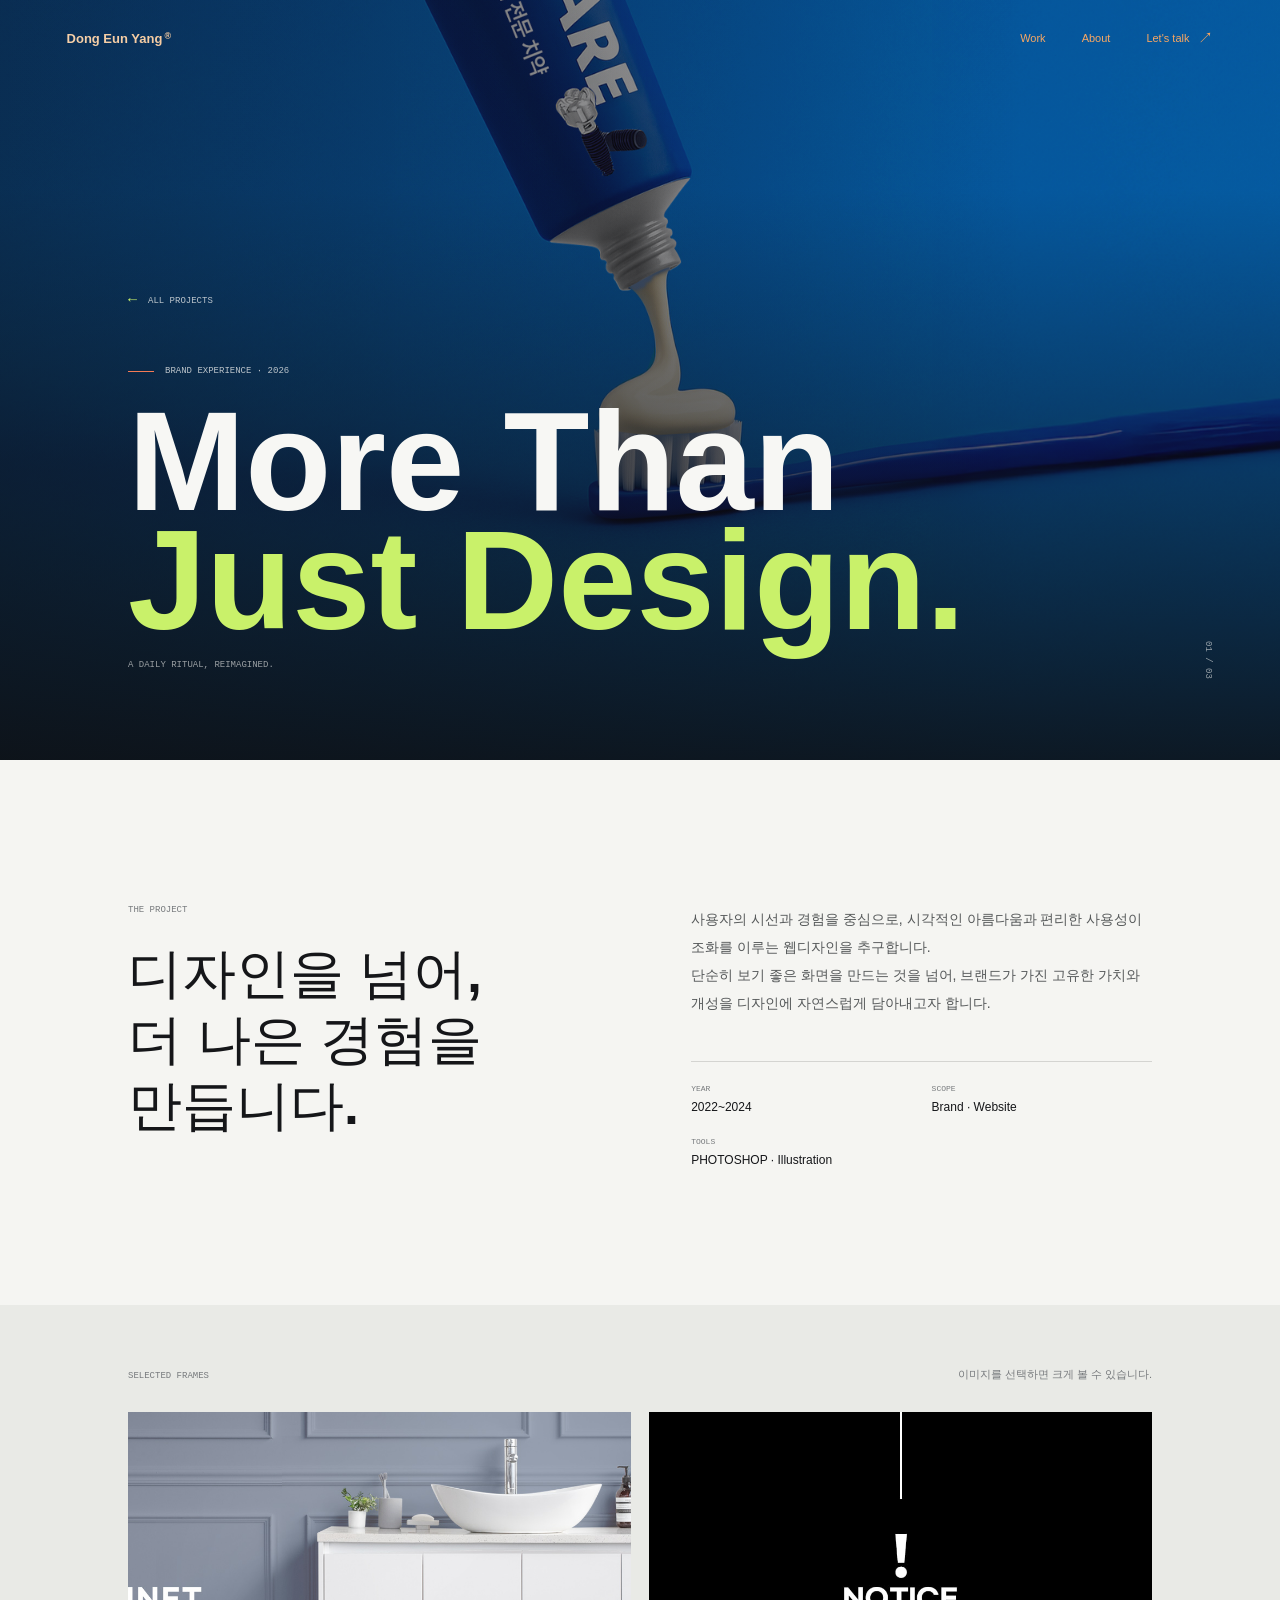
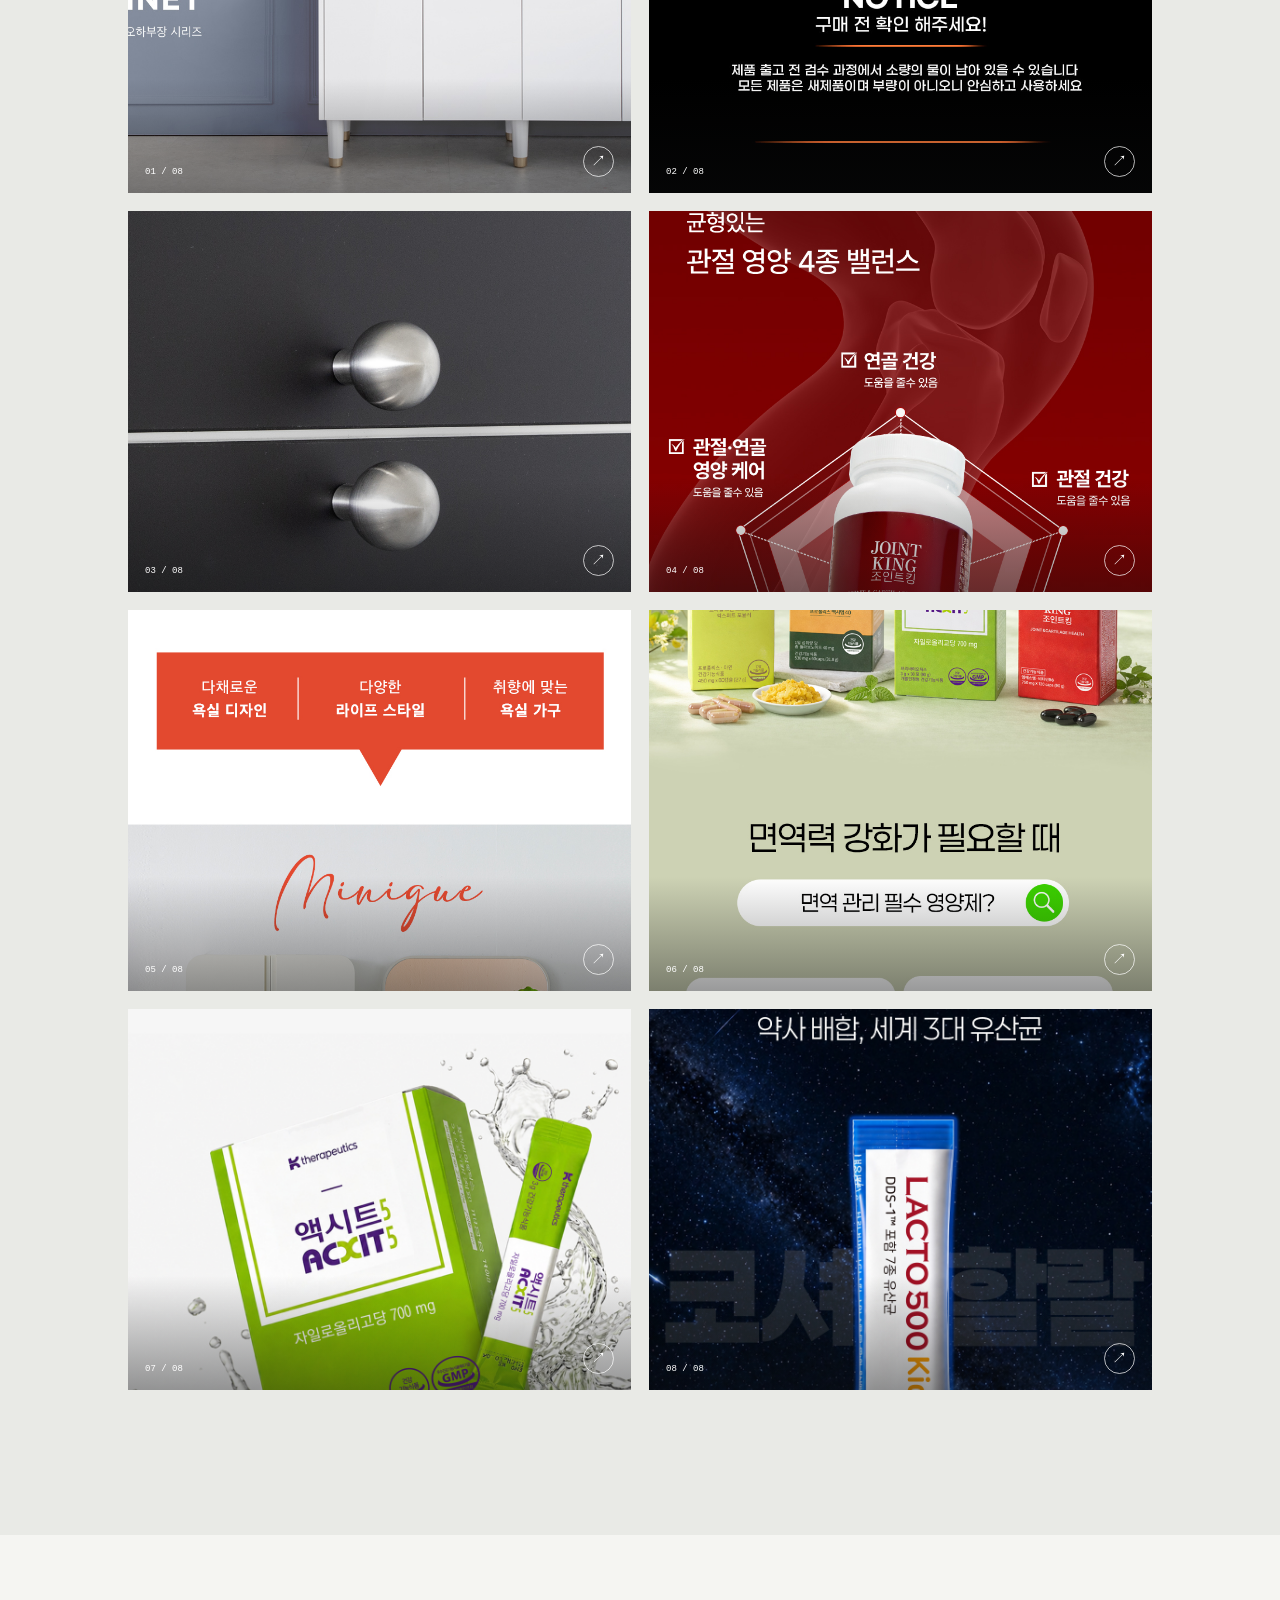
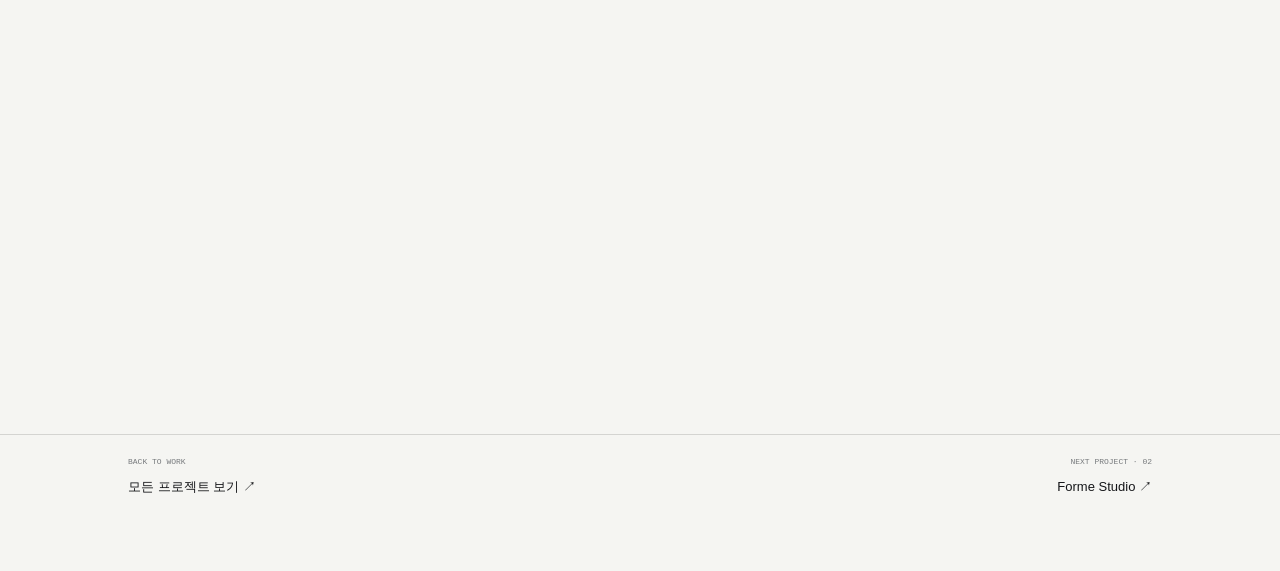
<file: project-common.html>
<!doctype html>
<html lang="ko">
<head>
  <meta charset="utf-8">
  <meta name="viewport" content="width=device-width, initial-scale=1">
  <meta name="theme-color" content="#111215">
  <title>More Than Just Design. — Project / Dong Eun Yang</title>
  <link rel="stylesheet" href="styles.css">
  <link rel="stylesheet" href="project.css">
  <script src="project.js" defer></script>
</head>
<body class="project-page">
  <div class="scroll-progress" aria-hidden="true"></div>
  <header class="site-header"><a class="brand" href="index.html#top">Dong Eun Yang<span>®</span></a><nav class="main-nav" aria-label="주요 메뉴"><a href="index.html#work">Work</a><a href="index.html#about">About</a><a class="nav-contact" href="mailto:hello@yourname.kr">Let's talk <span aria-hidden="true">↗</span></a></nav></header>
  <main>
    <section class="detail-cover">
      <img src="ore.jpg" alt="커피와 브랜드 공간을 담은 Common Ground 프로젝트 커버">
      <div class="detail-cover-shade"></div>
      <div class="detail-cover-copy">
        <a class="back-link" href="index.html#work"><span aria-hidden="true">←</span> ALL PROJECTS</a>
        <p class="eyebrow"><span class="eyebrow-line"></span> BRAND EXPERIENCE · 2026</p>
        <h1>More Than<br><span>Just Design.</span></h1>
        <p class="cover-caption">A DAILY RITUAL, REIMAGINED.</p>
      </div>
      <span class="cover-index">01 / 03</span>
    </section>

    <section class="detail-overview detail-shell">
      <div class="overview-heading reveal"><p class="detail-kicker">THE PROJECT</p><h2>디자인을 넘어,<br>더 나은 경험을 만듭니다.</h2></div>
      <div class="overview-copy reveal"><p>사용자의 시선과 경험을 중심으로, 시각적인 아름다움과 편리한 사용성이 조화를 이루는 웹디자인을 추구합니다. <br>단순히 보기 좋은 화면을 만드는 것을 넘어, 브랜드가 가진 고유한 가치와 개성을 디자인에 자연스럽게 담아내고자 합니다.</p><div class="project-facts"><div><span>YEAR</span><strong>2022~2024</strong></div><div><span>SCOPE</span><strong>Brand · Website</strong></div><div><span>TOOLS</span><strong>PHOTOSHOP · Illustration</strong></div></div></div>
    </section>

    <section class="detail-gallery detail-shell" aria-label="프로젝트 이미지 갤러리">
      <div class="gallery-heading reveal"><p class="detail-kicker">SELECTED FRAMES</p><p>이미지를 선택하면 크게 볼 수 있습니다.</p></div>
      <div class="gallery-grid">
        <button class="gallery-trigger reveal" type="button" data-full="1405887143b744a734e7be622352a82c.jpg" data-alt="커피 한 잔과 Common Ground의 브랜드 무드" data-caption="01 — Brand mood"><img src="1405887143b744a734e7be622352a82c.jpg" alt="커피 한 잔과 브랜드 무드" loading="lazy"><span>01 / 08</span><b aria-hidden="true">↗</b></button>
        <button class="gallery-trigger reveal" type="button" data-full="AMERICAN-STANDARD29PINO_DETAIL_01.jpg" data-alt="따뜻한 빛이 드는 로컬 카페 공간" data-caption="02 — The space"><img src="AMERICAN-STANDARD29PINO_DETAIL_01.jpg" alt="빛이 드는 카페 공간" loading="lazy"><span>02 / 08</span><b aria-hidden="true">↗</b></button>
        <button class="gallery-trigger reveal" type="button" data-full="hidden_DETAIL.jpg" data-alt="테이블 위의 커피와 브랜드 콘텐츠" data-caption="03 — Daily ritual"><img src="hidden_DETAIL.jpg" alt="테이블 위의 커피와 브랜드 콘텐츠" loading="lazy"><span>03 / 08</span><b aria-hidden="true">↗</b></button>
        <button class="gallery-trigger reveal" type="button" data-full="jointking.jpg" data-alt="커피 원두와 추출 도구 디테일" data-caption="04 — In the details"><img src="jointking.jpg" alt="원두와 추출 도구 디테일" loading="lazy"><span>04 / 08</span><b aria-hidden="true">↗</b></button>
         <button class="gallery-trigger reveal" type="button" data-full="copy-1714712122-minimal600_DETAIL_01.jpg" data-alt="커피 한 잔과 Common Ground의 브랜드 무드" data-caption="05 — Brand mood"><img src="copy-1714712122-minimal600_DETAIL_01.jpg" alt="커피 한 잔과 브랜드 무드" loading="lazy"><span>05 / 08</span><b aria-hidden="true">↗</b></button>
        <button class="gallery-trigger reveal" type="button" data-full="lacto500_event.jpg" data-alt="따뜻한 빛이 드는 로컬 카페 공간" data-caption="06 — The space"><img src="lacto500_event.jpg" alt="빛이 드는 카페 공간" loading="lazy"><span>06 / 08</span><b aria-hidden="true">↗</b></button>
        <button class="gallery-trigger reveal" type="button" data-full="1080x1350_2.jpg" data-alt="테이블 위의 커피와 브랜드 콘텐츠" data-caption="07 — Daily ritual"><img src="1080x1350_2.jpg" alt="테이블 위의 커피와 브랜드 콘텐츠" loading="lazy"><span>07 / 08</span><b aria-hidden="true">↗</b></button>
        <button class="gallery-trigger reveal" type="button" data-full="1080x1920.jpg" data-alt="커피 원두와 추출 도구 디테일" data-caption="08 — In the details"><img src="1080x1920.jpg" alt="원두와 추출 도구 디테일" loading="lazy"><span>08 / 08</span><b aria-hidden="true">↗</b></button>
      </div>
    </section>

    <section class="contribution detail-shell reveal"><div><p class="detail-kicker">MY CONTRIBUTION</p><h2>작은 디테일까지<br>브랜드답게.</h2></div><div class="contribution-list"><div><span>01</span><strong>웹 디자인 · UI/UX</strong><b>100%</b></div><div><span>02</span><strong>웹 퍼블리싱</strong><b>100%</b></div><div><span>03</span><strong>비주얼 콘텐츠</strong><b>70%</b></div><p>프로젝트 내용과 기여도는 포트폴리오 구성용 예시입니다. 실제 작업 범위와 결과로 바꿔주세요.</p></div></section>
    <nav class="detail-next detail-shell" aria-label="프로젝트 이동"><a href="index.html#work"><span>BACK TO WORK</span><b>모든 프로젝트 보기 ↗</b></a><a href="project-forme.html"><span>NEXT PROJECT · 02</span><b>Forme Studio ↗</b></a></nav>
  </main>
  <dialog class="lightbox" aria-label="프로젝트 이미지 크게 보기"><div class="lightbox-bar"><span data-lightbox-count>01 / 04</span><div><button type="button" data-gallery-prev aria-label="이전 이미지">←</button><button type="button" data-gallery-next aria-label="다음 이미지">→</button><button type="button" data-gallery-close aria-label="이미지 닫기">×</button></div></div><figure><img data-lightbox-image alt=""><figcaption data-lightbox-caption></figcaption></figure></dialog>
</body>
</html>
</file>
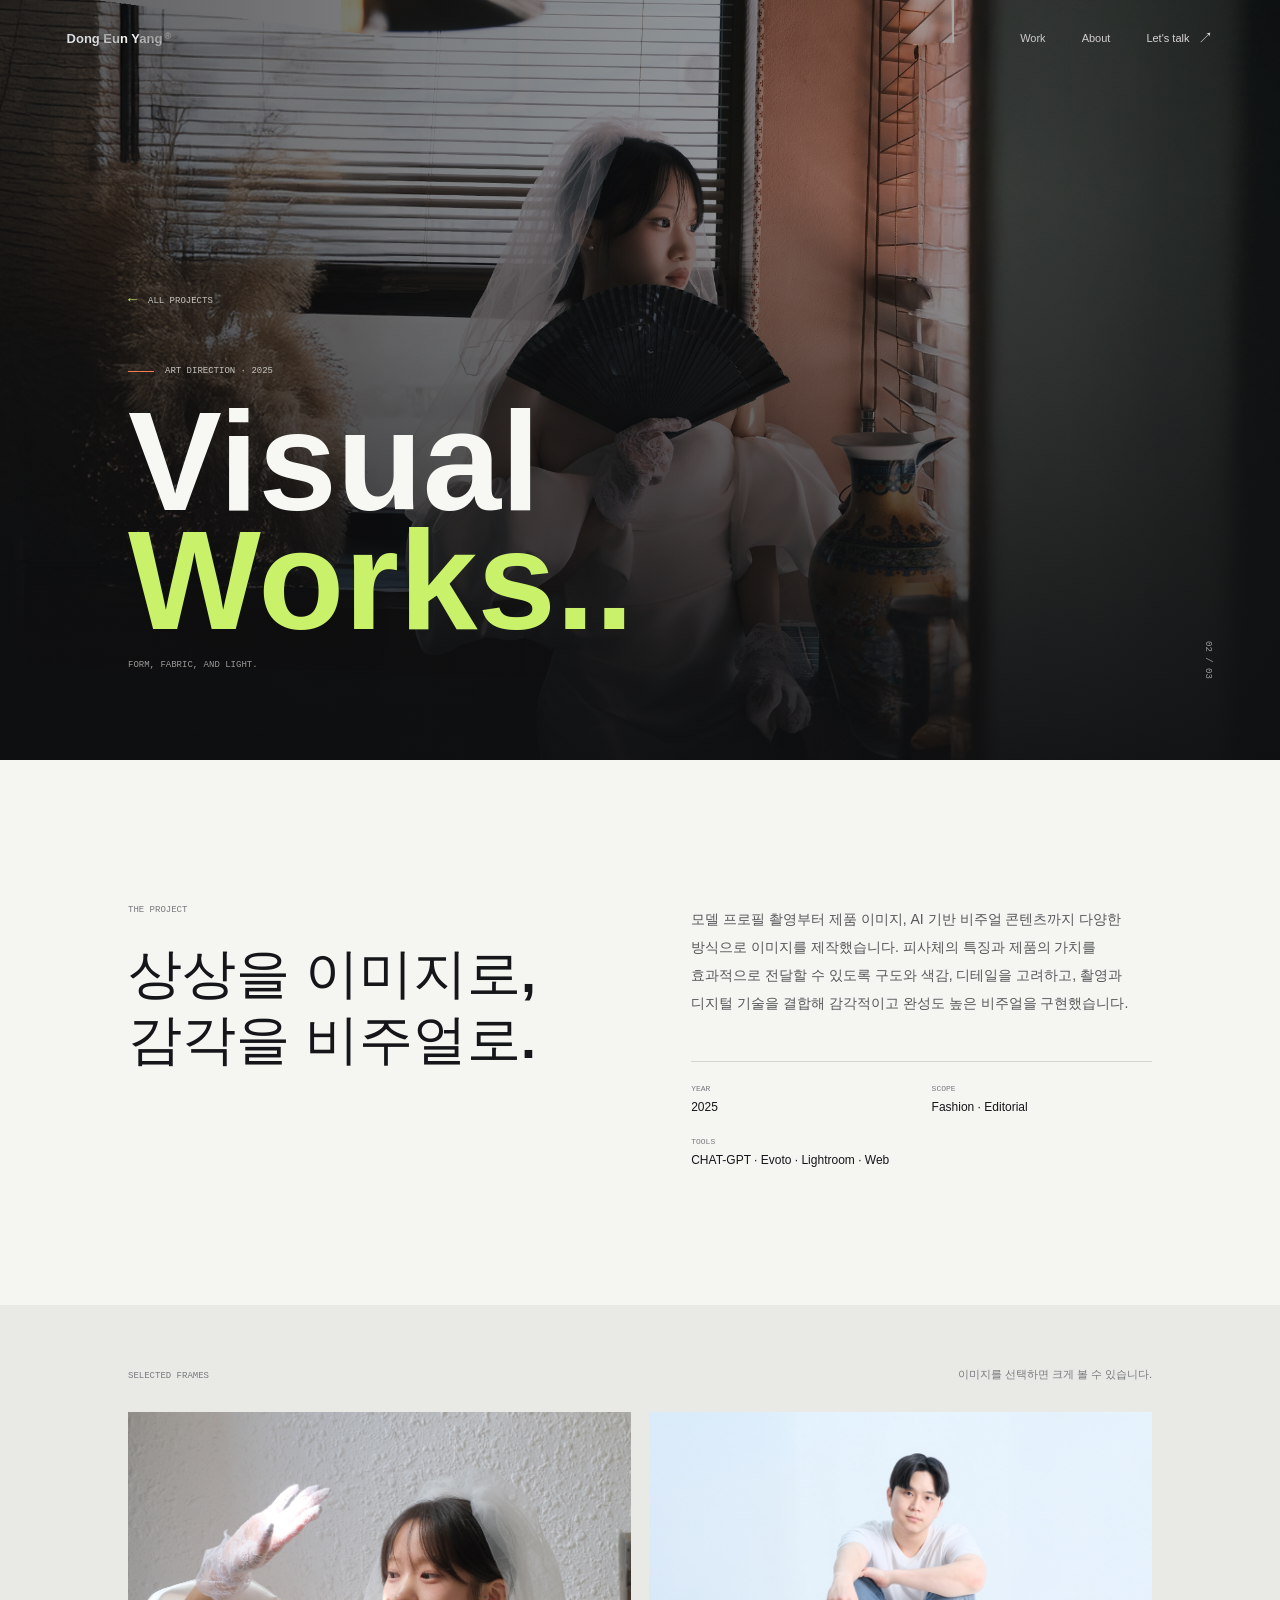
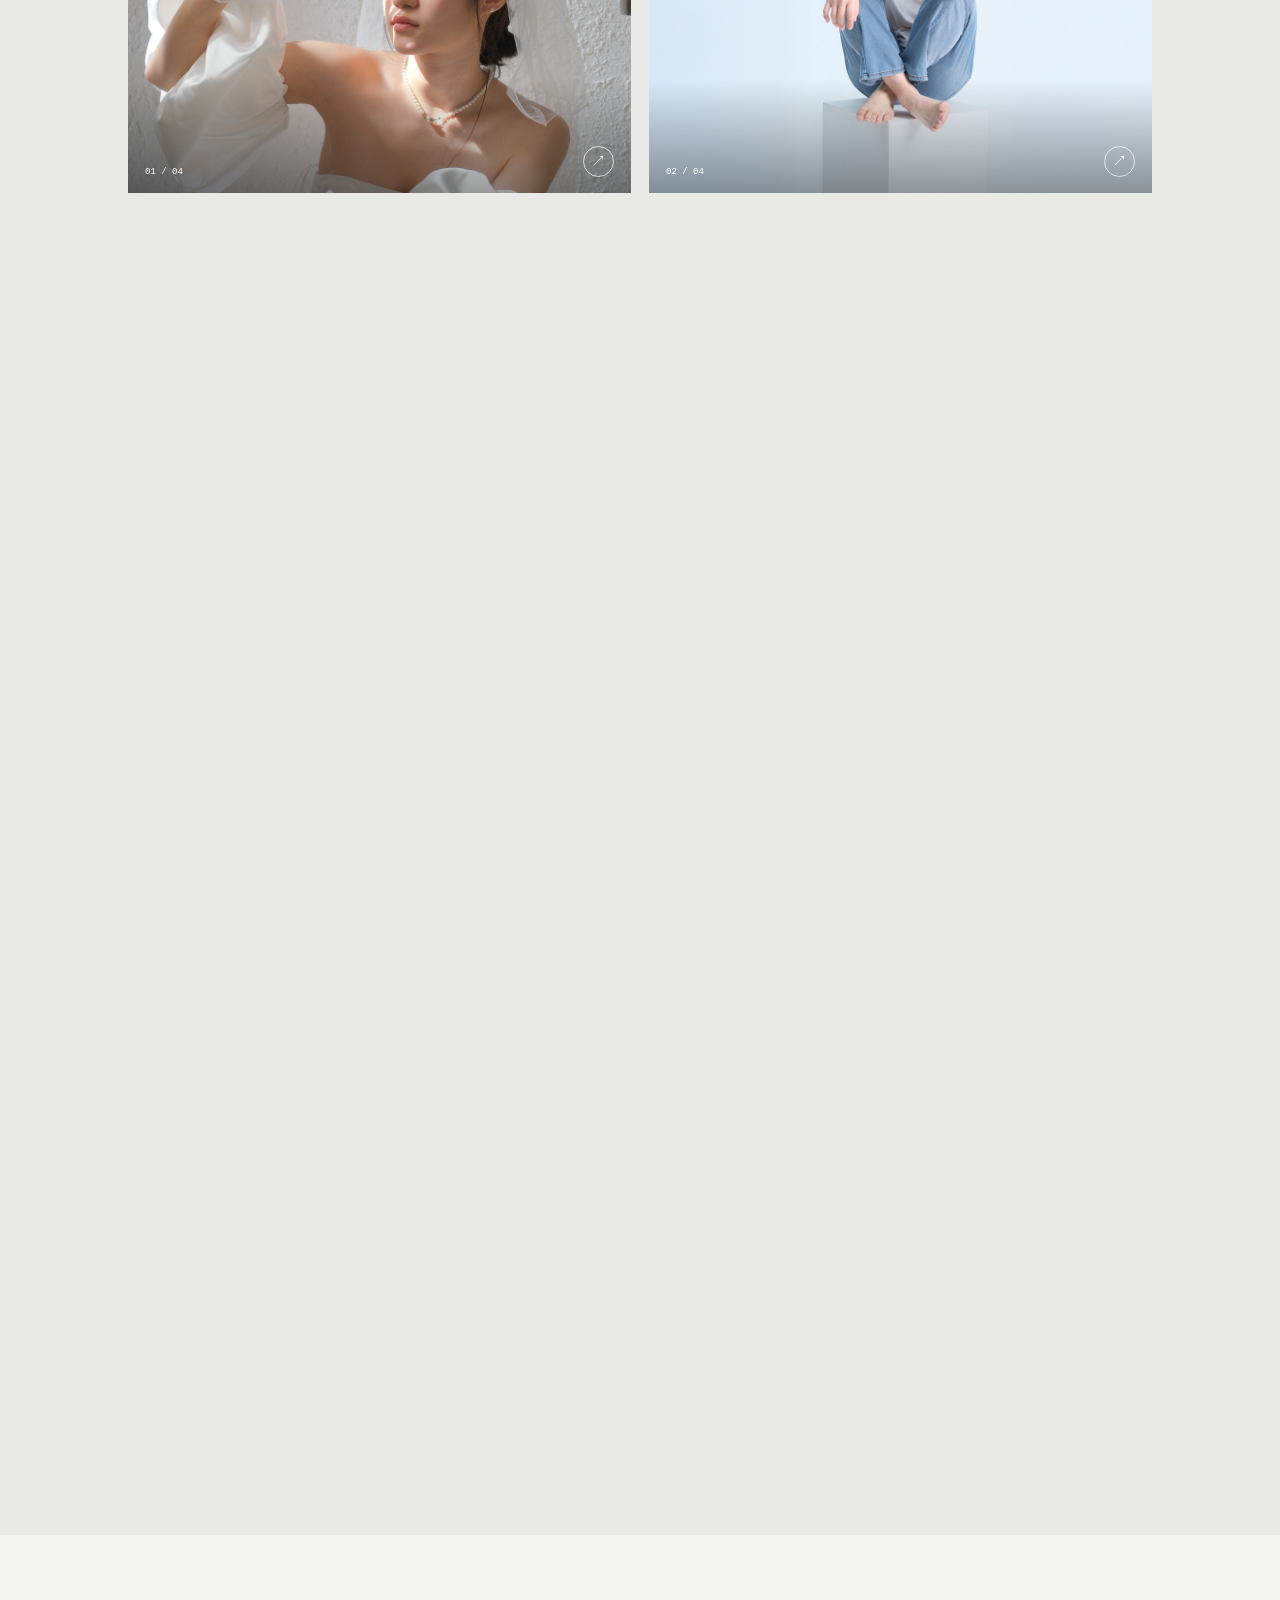
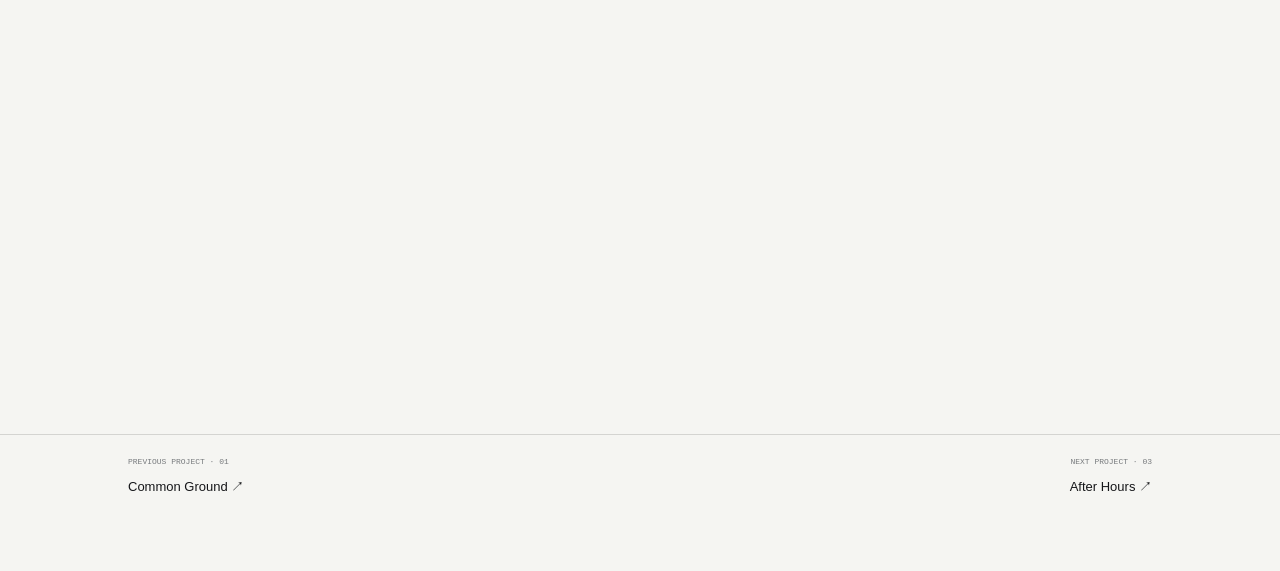
<file: project-forme.html>
<!doctype html>
<html lang="ko">
<head>
  <meta charset="utf-8">
  <meta name="viewport" content="width=device-width, initial-scale=1">
  <meta name="theme-color" content="#111215">
  <title>Forme Studio — Project / Dong Eun Yang</title>
  <link rel="stylesheet" href="styles.css">
  <link rel="stylesheet" href="project.css">
  <script src="project.js" defer></script>
</head>
<body class="project-page">
  <div class="scroll-progress" aria-hidden="true"></div>
  <header class="site-header"><a class="brand" href="index.html#top">Dong Eun Yang<span>®</span></a><nav class="main-nav" aria-label="주요 메뉴"><a href="index.html#work">Work</a><a href="index.html#about">About</a><a class="nav-contact" href="mailto:hello@yourname.kr">Let's talk <span aria-hidden="true">↗</span></a></nav></header>
  <main>
    <section class="detail-cover">
      <img src="minsei2.jpg" alt="Forme Studio 패션 에디토리얼 프로젝트 커버">
      <div class="detail-cover-shade"></div>
      <div class="detail-cover-copy"><a class="back-link" href="index.html#work"><span aria-hidden="true">←</span> ALL PROJECTS</a><p class="eyebrow"><span class="eyebrow-line"></span> ART DIRECTION · 2025</p><h1>Visual<br><span>Works..</span></h1><p class="cover-caption">FORM, FABRIC, AND LIGHT.</p></div>
      <span class="cover-index">02 / 03</span>
    </section>
    <section class="detail-overview detail-shell"><div class="overview-heading reveal"><p class="detail-kicker">THE PROJECT</p><h2>상상을 이미지로,<br>감각을 비주얼로.</h2></div><div class="overview-copy reveal"><p>모델 프로필 촬영부터 제품 이미지, AI 기반 비주얼 콘텐츠까지 다양한 방식으로 이미지를 제작했습니다. 피사체의 특징과 제품의 가치를 효과적으로 전달할 수 있도록 구도와 색감, 디테일을 고려하고, 촬영과 디지털 기술을 결합해 감각적이고 완성도 높은 비주얼을 구현했습니다.</p><div class="project-facts"><div><span>YEAR</span><strong>2025</strong></div><div><span>SCOPE</span><strong>Fashion · Editorial</strong></div><div><span>TOOLS</span><strong>CHAT-GPT · Evoto · Lightroom · Web</strong></div></div></div></section>
    <section class="detail-gallery detail-shell" aria-label="프로젝트 이미지 갤러리"><div class="gallery-heading reveal"><p class="detail-kicker">SELECTED FRAMES</p><p>이미지를 선택하면 크게 볼 수 있습니다.</p></div><div class="gallery-grid">
      <button class="gallery-trigger reveal" type="button" data-full="DSCF9032.JPG" data-alt="Forme Studio 룩북 스타일링" data-caption="01 — Lookbook"><img src="DSCF9032.JPG" alt="Forme Studio 룩북 스타일링" loading="lazy"><span>01 / 04</span><b aria-hidden="true">↗</b></button>
      <button class="gallery-trigger reveal" type="button" data-full="back.jpg" data-alt="미니멀한 패션 스타일 디테일" data-caption="02 — The silhouette"><img src="back.jpg" alt="미니멀한 패션 스타일 디테일" loading="lazy"><span>02 / 04</span><b aria-hidden="true">↗</b></button>
      <button class="gallery-trigger reveal" type="button" data-full="mingeo.jpg" data-alt="패션 에디토리얼 촬영 이미지" data-caption="03 — Editorial study"><img src="mingeo.jpg" alt="패션 에디토리얼 촬영 이미지" loading="lazy"><span>03 / 04</span><b aria-hidden="true">↗</b></button>
      <button class="gallery-trigger reveal" type="button" data-full="son.jpg" data-alt="도시를 배경으로 한 컨템포러리 룩" data-caption="04 — In the city"><img src="son.jpg" alt="도시를 배경으로 한 컨템포러리 룩" loading="lazy"><span>04 / 04</span><b aria-hidden="true">↗</b></button>
        <button class="gallery-trigger reveal" type="button" data-full="lacto500.JPG" data-alt="Forme Studio 룩북 스타일링" data-caption="01 — Lookbook"><img src="lacto500.jpg" alt="Forme Studio 룩북 스타일링" loading="lazy"><span>01 / 04</span><b aria-hidden="true">↗</b></button>
      <button class="gallery-trigger reveal" type="button" data-full="lacto5002.png" data-alt="미니멀한 패션 스타일 디테일" data-caption="02 — The silhouette"><img src="lacto5002.png" alt="미니멀한 패션 스타일 디테일" loading="lazy"><span>02 / 04</span><b aria-hidden="true">↗</b></button>
      <button class="gallery-trigger reveal" type="button" data-full="lacto5003.png" data-alt="패션 에디토리얼 촬영 이미지" data-caption="03 — Editorial study"><img src="lacto5003.png" alt="패션 에디토리얼 촬영 이미지" loading="lazy"><span>03 / 04</span><b aria-hidden="true">↗</b></button>
      <button class="gallery-trigger reveal" type="button" data-full="lacto5004.png" data-alt="도시를 배경으로 한 컨템포러리 룩" data-caption="04 — In the city"><img src="lacto5004.png" alt="도시를 배경으로 한 컨템포러리 룩" loading="lazy"><span>04 / 04</span><b aria-hidden="true">↗</b></button>
    
    </div></section>
    <section class="contribution detail-shell reveal"><div><p class="detail-kicker">MY CONTRIBUTION</p><h2>좋은 장면은<br>정확한 시선에서.</h2></div><div class="contribution-list"><div><span>01</span><strong>디렉션 · 디자인</strong><b>100%</b></div><div><span>02</span><strong>촬영</strong><b>100%</b></div><div><span>03</span><strong>AI 사용도</strong><b>100%</b></div><p>프로젝트 내용과 기여도는 포트폴리오 구성용 예시입니다. 실제 작업 범위와 결과로 바꿔주세요.</p></div></section>
    <nav class="detail-next detail-shell" aria-label="프로젝트 이동"><a href="project-common.html"><span>PREVIOUS PROJECT · 01</span><b>Common Ground ↗</b></a><a href="project-after-hours.html"><span>NEXT PROJECT · 03</span><b>After Hours ↗</b></a></nav>
  </main>
  <dialog class="lightbox" aria-label="프로젝트 이미지 크게 보기"><div class="lightbox-bar"><span data-lightbox-count>01 / 04</span><div><button type="button" data-gallery-prev aria-label="이전 이미지">←</button><button type="button" data-gallery-next aria-label="다음 이미지">→</button><button type="button" data-gallery-close aria-label="이미지 닫기">×</button></div></div><figure><img data-lightbox-image alt=""><figcaption data-lightbox-caption></figcaption></figure></dialog>
</body>
</html>
</file>
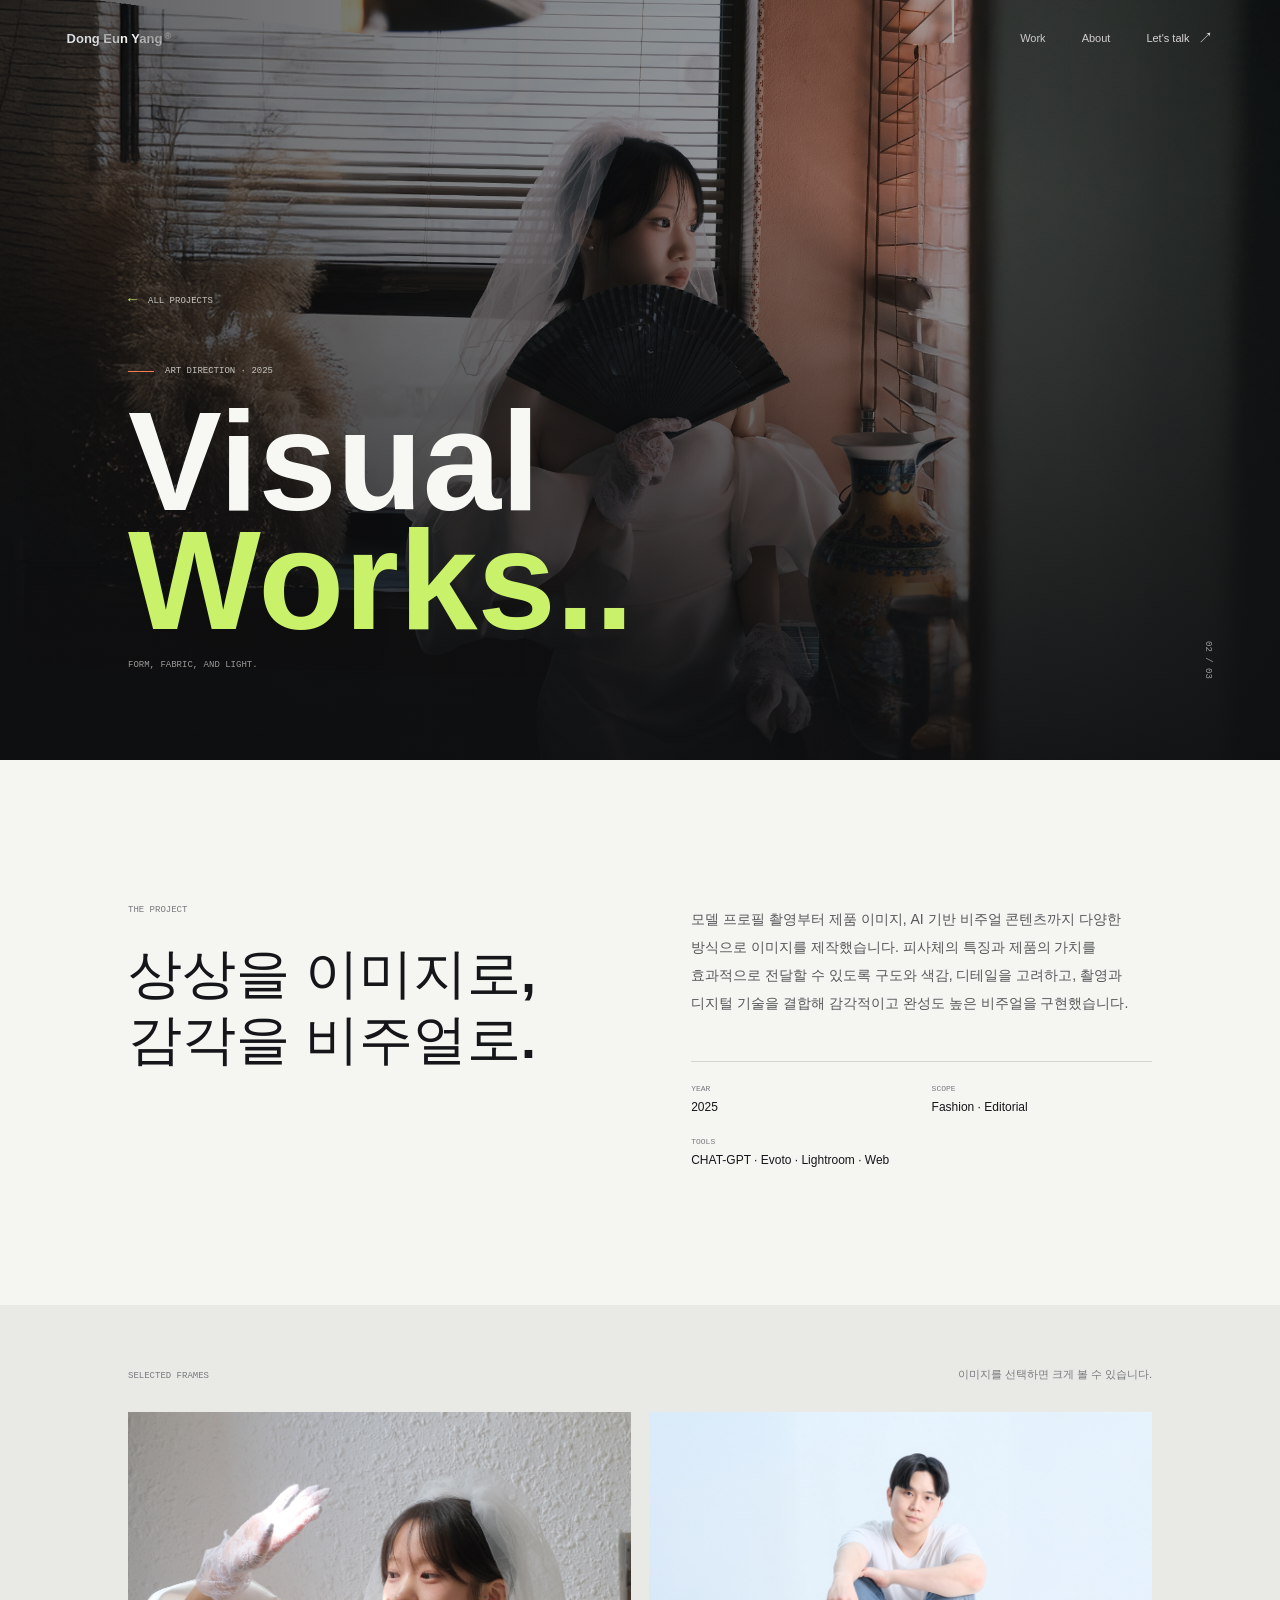
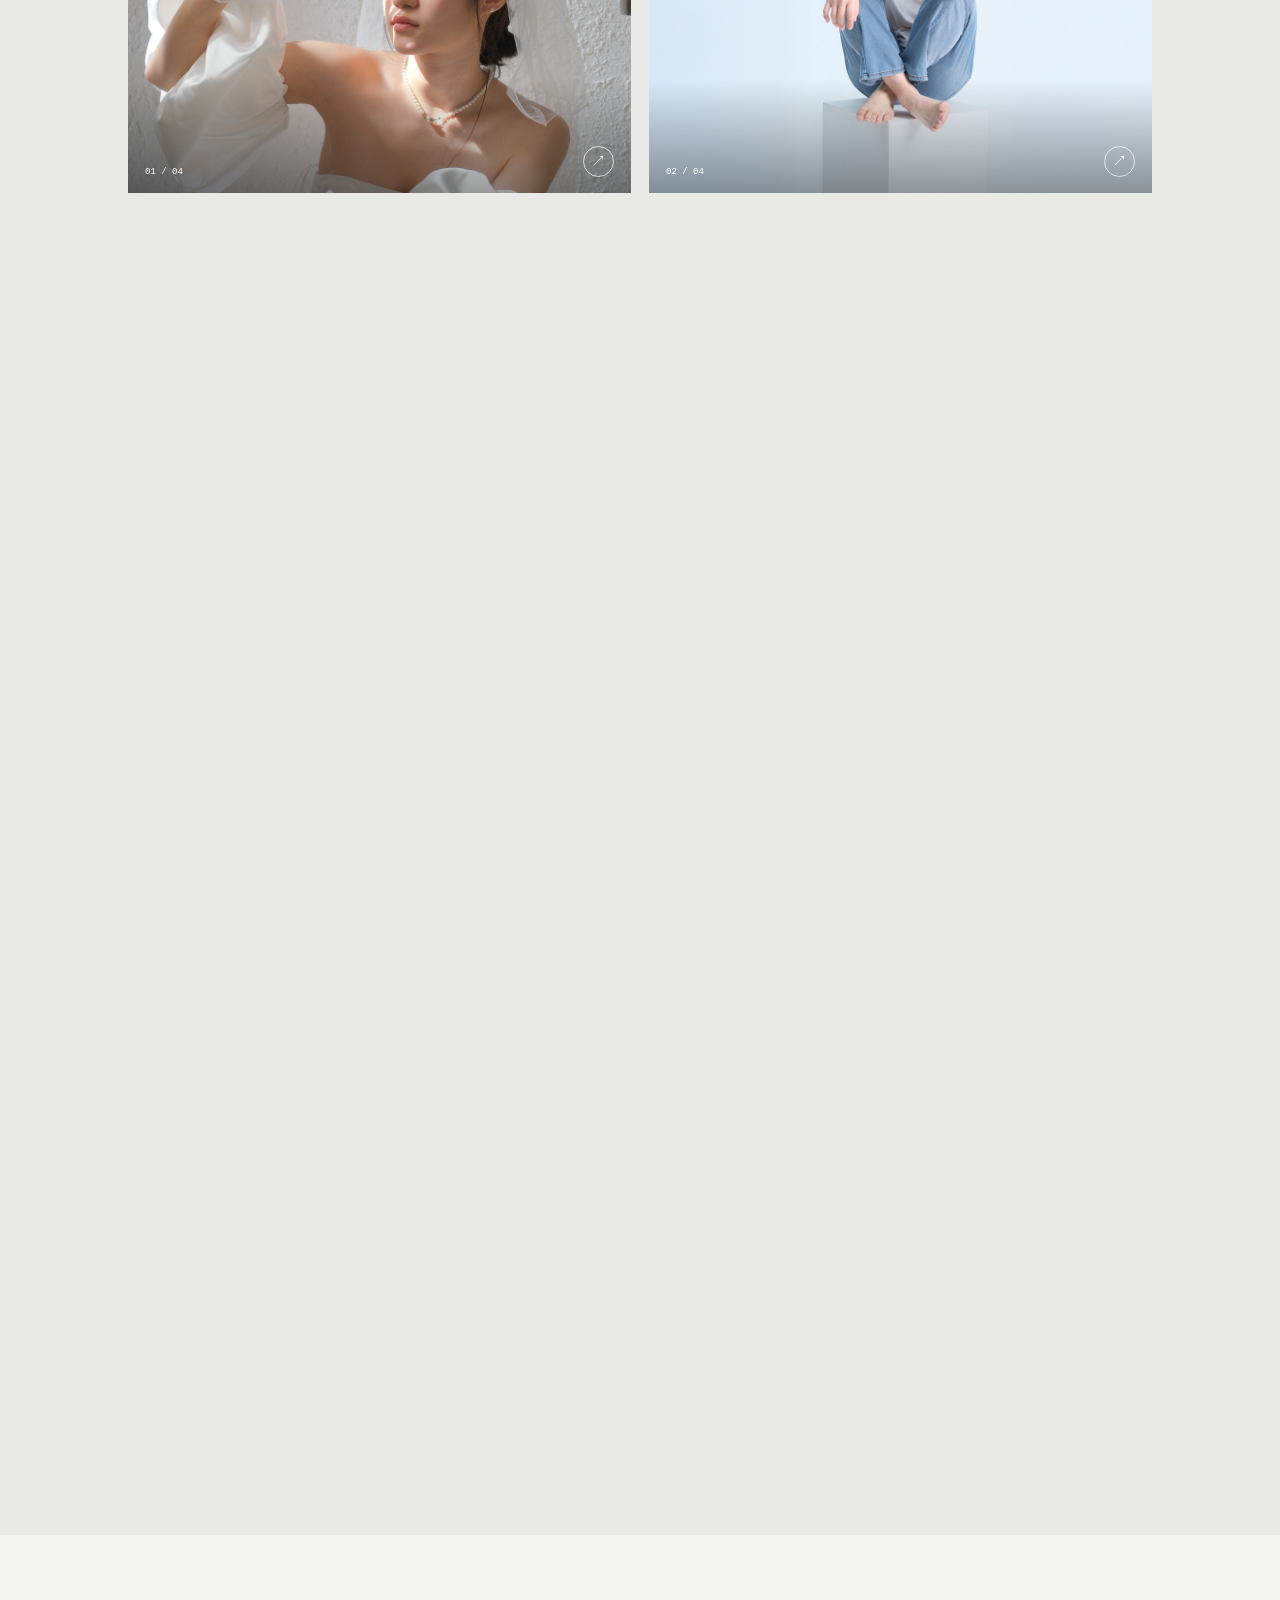
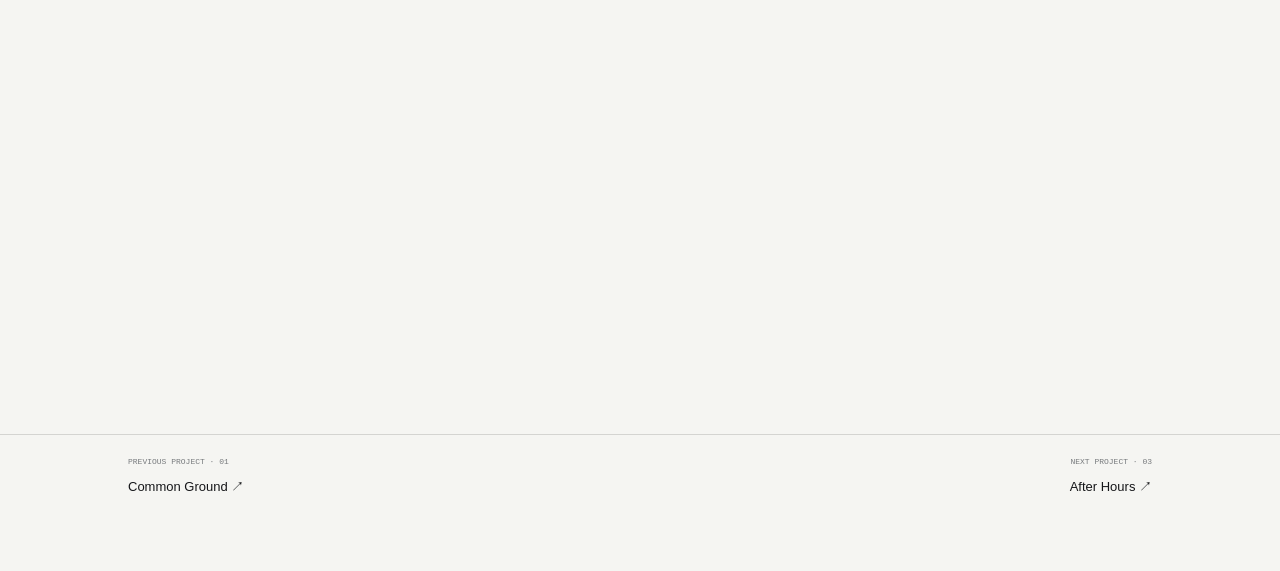
<file: portfolio/project-forme.html>
<!doctype html>
<html lang="ko">
<head>
  <meta charset="utf-8">
  <meta name="viewport" content="width=device-width, initial-scale=1">
  <meta name="theme-color" content="#111215">
  <title>Forme Studio — Project / Dong Eun Yang</title>
  <link rel="stylesheet" href="styles.css">
  <link rel="stylesheet" href="project.css">
  <script src="project.js" defer></script>
</head>
<body class="project-page">
  <div class="scroll-progress" aria-hidden="true"></div>
  <header class="site-header"><a class="brand" href="port.html#top">Dong Eun Yang<span>®</span></a><nav class="main-nav" aria-label="주요 메뉴"><a href="port.html#work">Work</a><a href="port.html#about">About</a><a class="nav-contact" href="mailto:hello@yourname.kr">Let's talk <span aria-hidden="true">↗</span></a></nav></header>
  <main>
    <section class="detail-cover">
      <img src="minsei2.jpg" alt="Forme Studio 패션 에디토리얼 프로젝트 커버">
      <div class="detail-cover-shade"></div>
      <div class="detail-cover-copy"><a class="back-link" href="port.html#work"><span aria-hidden="true">←</span> ALL PROJECTS</a><p class="eyebrow"><span class="eyebrow-line"></span> ART DIRECTION · 2025</p><h1>Visual<br><span>Works..</span></h1><p class="cover-caption">FORM, FABRIC, AND LIGHT.</p></div>
      <span class="cover-index">02 / 03</span>
    </section>
    <section class="detail-overview detail-shell"><div class="overview-heading reveal"><p class="detail-kicker">THE PROJECT</p><h2>상상을 이미지로,<br>감각을 비주얼로.</h2></div><div class="overview-copy reveal"><p>모델 프로필 촬영부터 제품 이미지, AI 기반 비주얼 콘텐츠까지 다양한 방식으로 이미지를 제작했습니다. 피사체의 특징과 제품의 가치를 효과적으로 전달할 수 있도록 구도와 색감, 디테일을 고려하고, 촬영과 디지털 기술을 결합해 감각적이고 완성도 높은 비주얼을 구현했습니다.</p><div class="project-facts"><div><span>YEAR</span><strong>2025</strong></div><div><span>SCOPE</span><strong>Fashion · Editorial</strong></div><div><span>TOOLS</span><strong>CHAT-GPT · Evoto · Lightroom · Web</strong></div></div></div></section>
    <section class="detail-gallery detail-shell" aria-label="프로젝트 이미지 갤러리"><div class="gallery-heading reveal"><p class="detail-kicker">SELECTED FRAMES</p><p>이미지를 선택하면 크게 볼 수 있습니다.</p></div><div class="gallery-grid">
      <button class="gallery-trigger reveal" type="button" data-full="DSCF9032.JPG" data-alt="Forme Studio 룩북 스타일링" data-caption="01 — Lookbook"><img src="DSCF9032.JPG" alt="Forme Studio 룩북 스타일링" loading="lazy"><span>01 / 04</span><b aria-hidden="true">↗</b></button>
      <button class="gallery-trigger reveal" type="button" data-full="back.jpg" data-alt="미니멀한 패션 스타일 디테일" data-caption="02 — The silhouette"><img src="back.jpg" alt="미니멀한 패션 스타일 디테일" loading="lazy"><span>02 / 04</span><b aria-hidden="true">↗</b></button>
      <button class="gallery-trigger reveal" type="button" data-full="mingeo.jpg" data-alt="패션 에디토리얼 촬영 이미지" data-caption="03 — Editorial study"><img src="mingeo.jpg" alt="패션 에디토리얼 촬영 이미지" loading="lazy"><span>03 / 04</span><b aria-hidden="true">↗</b></button>
      <button class="gallery-trigger reveal" type="button" data-full="son.jpg" data-alt="도시를 배경으로 한 컨템포러리 룩" data-caption="04 — In the city"><img src="son.jpg" alt="도시를 배경으로 한 컨템포러리 룩" loading="lazy"><span>04 / 04</span><b aria-hidden="true">↗</b></button>
        <button class="gallery-trigger reveal" type="button" data-full="lacto500.JPG" data-alt="Forme Studio 룩북 스타일링" data-caption="01 — Lookbook"><img src="lacto500.jpg" alt="Forme Studio 룩북 스타일링" loading="lazy"><span>01 / 04</span><b aria-hidden="true">↗</b></button>
      <button class="gallery-trigger reveal" type="button" data-full="lacto5002.png" data-alt="미니멀한 패션 스타일 디테일" data-caption="02 — The silhouette"><img src="lacto5002.png" alt="미니멀한 패션 스타일 디테일" loading="lazy"><span>02 / 04</span><b aria-hidden="true">↗</b></button>
      <button class="gallery-trigger reveal" type="button" data-full="lacto5003.png" data-alt="패션 에디토리얼 촬영 이미지" data-caption="03 — Editorial study"><img src="lacto5003.png" alt="패션 에디토리얼 촬영 이미지" loading="lazy"><span>03 / 04</span><b aria-hidden="true">↗</b></button>
      <button class="gallery-trigger reveal" type="button" data-full="lacto5004.png" data-alt="도시를 배경으로 한 컨템포러리 룩" data-caption="04 — In the city"><img src="lacto5004.png" alt="도시를 배경으로 한 컨템포러리 룩" loading="lazy"><span>04 / 04</span><b aria-hidden="true">↗</b></button>
    
    </div></section>
    <section class="contribution detail-shell reveal"><div><p class="detail-kicker">MY CONTRIBUTION</p><h2>좋은 장면은<br>정확한 시선에서.</h2></div><div class="contribution-list"><div><span>01</span><strong>디렉션 · 디자인</strong><b>100%</b></div><div><span>02</span><strong>촬영</strong><b>100%</b></div><div><span>03</span><strong>AI 사용도</strong><b>100%</b></div><p>프로젝트 내용과 기여도는 포트폴리오 구성용 예시입니다. 실제 작업 범위와 결과로 바꿔주세요.</p></div></section>
    <nav class="detail-next detail-shell" aria-label="프로젝트 이동"><a href="project-common.html"><span>PREVIOUS PROJECT · 01</span><b>Common Ground ↗</b></a><a href="project-after-hours.html"><span>NEXT PROJECT · 03</span><b>After Hours ↗</b></a></nav>
  </main>
  <dialog class="lightbox" aria-label="프로젝트 이미지 크게 보기"><div class="lightbox-bar"><span data-lightbox-count>01 / 04</span><div><button type="button" data-gallery-prev aria-label="이전 이미지">←</button><button type="button" data-gallery-next aria-label="다음 이미지">→</button><button type="button" data-gallery-close aria-label="이미지 닫기">×</button></div></div><figure><img data-lightbox-image alt=""><figcaption data-lightbox-caption></figcaption></figure></dialog>
</body>
</html>
</file>
<file: styles.css>
:root {
  color-scheme: light;
  --ink: #151619;
  --paper: #f5f5f2;
  --muted: #777a7d;
  --line: rgba(21, 22, 25, .15);
  --lime: #c9f16a;
  --orange: #f47b55;
  --font: -apple-system, BlinkMacSystemFont, "SF Pro Display", "Pretendard", "Noto Sans KR", sans-serif;
  --mono: "SFMono-Regular", Consolas, "Liberation Mono", monospace;
  scroll-behavior: smooth;
  scroll-padding-top: 80px;
}

* { box-sizing: border-box; }
html { background: var(--paper); }
body { margin: 0; overflow-x: hidden; color: var(--ink); background: var(--paper); font-family: var(--font); -webkit-font-smoothing: antialiased; }
a { color: inherit; text-decoration: none; }
::selection { color: var(--ink); background: var(--lime); }

.scroll-progress { position: fixed; z-index: 30; inset: 0 auto auto 0; width: 100%; height: 2px; background: var(--lime); transform: scaleX(0); transform-origin: left; }
.site-header { position: fixed; z-index: 25; top: 0; left: 0; display: flex; width: 100%; height: 76px; align-items: center; justify-content: space-between; padding: 0 5.2vw; color: #fff; mix-blend-mode: difference; }
.brand { font-size: 13px; font-weight: 700; }
.brand span { padding-left: 2px; font-size: 9px; vertical-align: top; }
.main-nav { display: flex; align-items: center; gap: 36px; font-size: 11px; }
.main-nav a { transition: opacity .2s ease; }
.main-nav a:hover { opacity: .64; }
.nav-contact { display: flex; align-items: center; gap: 9px; }
.nav-contact span { font-size: 15px; }

.immersive { position: relative; height: 500svh; color: #f6f6f3; background: #111215; }
.immersive-pin { position: sticky; z-index: 1; top: 0; height: 100svh; overflow: hidden; background: #111215; }
.scene-canvas { position: absolute; inset: 0; display: block; width: 100%; height: 100%; }
.scene-wash { position: absolute; inset: 0; pointer-events: none; background: linear-gradient(90deg, #111215 0%, rgba(17,18,21,.96) 16%, rgba(17,18,21,.58) 25%, rgba(17,18,21,.12) 39%, rgba(17,18,21,.02) 55%, transparent 72%); }
.scene-hud { position: absolute; top: 50%; right: 5.2vw; display: flex; align-items: center; gap: 11px; color: rgba(246,246,243,.68); font: 9px var(--mono); transform: translateY(-50%); writing-mode: vertical-rl; }
.scene-hud, .scene-scroll-hint { transition: opacity .35s ease; }
.immersive-pin.is-final .scene-hud, .immersive-pin.is-final .scene-scroll-hint { opacity: 0; }
.hud-dot { width: 5px; height: 5px; border-radius: 50%; background: var(--lime); }
.scene-scroll-hint { position: absolute; right: 5.2vw; bottom: 42px; display: flex; align-items: center; gap: 12px; color: rgba(246,246,243,.54); font: 9px var(--mono); }
.scene-scroll-hint i { position: relative; display: block; width: 1px; height: 34px; overflow: hidden; background: rgba(246,246,243,.25); }
.scene-scroll-hint i::after { position: absolute; top: -100%; left: 0; width: 1px; height: 100%; background: var(--lime); content: ""; animation: scroll-line 1.7s ease-in-out infinite; }
.scene-stories { position: absolute; z-index: 3; inset: 0; pointer-events: none; }
.scene-story { position: absolute; inset: 0; display: flex; width: 100%; height: 100%; align-items: center; padding: 84px 10vw 70px; opacity: 0; visibility: hidden; transition: opacity .55s ease, visibility 0s linear .55s; }
.scene-story.is-active { opacity: 1; visibility: visible; transition: opacity .55s ease; }
.story-content { width: min(48vw, 580px); transform: translateY(12px); transition: transform .8s cubic-bezier(.2,.7,.2,1); }
.scene-story.is-active .story-content { transform: translateY(0); }
.eyebrow { display: flex; align-items: center; gap: 11px; margin: 0; color: var(--muted); font: 9px var(--mono); }
.eyebrow-line { display: inline-block; width: 26px; height: 1px; background: var(--orange); }
.scene-start { align-items: flex-end; justify-content: flex-start; padding: 0 8vw 8vh; }
.scene-start .story-content { width: auto; }
.scene-start .eyebrow { color: rgba(246,246,243,.73); font-size: 10px; }
.scene-start .eyebrow b { color: var(--lime); font-weight: 400; }
.scene-note { align-items: flex-end; padding: 0 8vw 11vh; }
.scene-note .story-content { width: min(500px, 44vw); }
.scene-note h1, .scene-note h2 { font-size: clamp(46px, 4vw, 58px); }
.scene-final { align-items: center; padding: 80px 8vw; }
.scene-final .story-content { width: min(720px, 56vw); }
.story-content .eyebrow { color: rgba(246,246,243,.63); }
.story-content h1, .story-content h2 { margin: 22px 0 0; font-size: clamp(58px, 7vw, 94px); font-weight: 600; line-height: .92; letter-spacing: 0; }
.story-content h1 span, .story-content h2 span { color: var(--lime); }
.scene-final h2 { font-size: clamp(40px, 3.6vw, 50px); }
.scene-scroll-track { display: none; }

.section-shell { padding: 150px 10vw; }
.work { background: var(--paper); }
.section-heading { display: grid; grid-template-columns: 1fr 1fr; align-items: start; margin-bottom: 70px; }
.section-heading .eyebrow { padding-top: 11px; }
.section-heading h2, .about-intro h2 { margin: 0; font-size: clamp(42px, 6vw, 80px); line-height: 1.08; font-weight: 550; letter-spacing: 0; }
.section-heading h2 span, .about-intro h2 span { color: #929599; }
.project-grid { display: grid; grid-template-columns: 1fr 1fr; gap: 70px 24px; }
.project-card { display: block; min-width: 0; }
.project-wide { grid-column: 1 / -1; }
.project-image { position: relative; overflow: hidden; aspect-ratio: 1.28; background: #d9d9d5; }
.project-wide .project-image { aspect-ratio: 2.2; }
.project-image::after { position: absolute; inset: 0; border: 1px solid rgba(21,22,25,.06); content: ""; pointer-events: none; }
.project-image img { display: block; width: 100%; height: 100%; object-fit: cover; transition: transform .8s cubic-bezier(.2,.7,.2,1), filter .5s ease; filter: saturate(.84); }
.project-card:hover .project-image img { transform: scale(1.035); filter: saturate(1); }
.project-index { position: absolute; bottom: 20px; left: 22px; color: #fff; font: 9px var(--mono); text-shadow: 0 1px 14px rgba(0,0,0,.5); }
.project-arrow { position: absolute; z-index: 1; top: 18px; right: 18px; display: grid; width: 42px; height: 42px; place-items: center; border-radius: 50%; color: var(--ink); background: rgba(245,245,242,.92); font-size: 17px; transition: color .25s, background .25s, transform .3s; }
.project-card:hover .project-arrow { color: var(--ink); background: var(--lime); transform: rotate(45deg); }
.project-caption { display: flex; align-items: flex-start; justify-content: space-between; gap: 20px; padding-top: 19px; }
.project-caption p { margin: 0 0 7px; color: var(--muted); font: 9px var(--mono); }
.project-caption h3 { margin: 0; font-size: 23px; font-weight: 550; }
.project-caption > span { padding-top: 3px; color: var(--muted); font: 8px var(--mono); text-align: right; }
.sample-note { margin: 58px 0 0; color: #8b8d8e; font: 8px var(--mono); }

.about { display: grid; grid-template-columns: .88fr 1.12fr; gap: 80px 10%; padding-top: 145px; padding-bottom: 160px; background: #e9eae6; }
.profile-layout { display: grid; grid-template-columns: minmax(125px, .78fr) minmax(0, 1.22fr); align-items: stretch; gap: 23px; margin-top: 38px; }
.profile-photo { position: relative; min-width: 0; height: 100%; aspect-ratio: auto; overflow: hidden; margin: 0; background: #c7c9c3; }
.profile-photo::after { position: absolute; inset: 0; border: 1px solid rgba(21,22,25,.12); content: ""; pointer-events: none; }
.profile-photo img { width: 100%; height: 100%; object-fit: cover; object-position: center 34%; filter: saturate(.78); }
.profile-photo figcaption { position: absolute; z-index: 1; right: 0; bottom: 0; left: 0; padding: 9px 7px; color: #fff; background: linear-gradient(transparent, rgba(10,11,12,.72)); font: 7px var(--mono); text-align: center; }
.profile-identity { min-width: 0; }
.profile-identity h2 { margin: 0 0 22px; font-size: clamp(30px, 3.5vw, 48px); line-height: 1.2; font-weight: 550; letter-spacing: 0; word-break: keep-all; }
.profile-mark { position: relative; display: flex; width: min(100%, 330px); min-height: 165px; flex-direction: column; justify-content: space-between; overflow: hidden; margin-top: 42px; padding: 17px 20px; color: var(--paper); background: #17181b; }
.profile-mark::after { position: absolute; right: -40px; bottom: -105px; width: 210px; height: 210px; border: 1px solid rgba(201,241,106,.5); border-radius: 50%; content: ""; }
.profile-mark > span { color: var(--lime); font-size: 84px; font-weight: 600; line-height: .9; }
.profile-mark small { color: rgba(245,245,242,.58); font: 8px/1.7 var(--mono); }
.about-copy { max-width: 540px; margin: 0 0 49px; color: #55595a; font-size: 15px; line-height: 2; word-break: keep-all; }
.profile-facts { display: grid; grid-template-columns: 1fr 1fr; gap: 0 24px; margin: 0 0 42px; border-top: 1px solid var(--line); }
.profile-facts > div { display: flex; min-width: 0; flex-direction: column; gap: 8px; padding: 15px 0; border-bottom: 1px solid var(--line); }
.profile-facts dt { color: var(--muted); font: 8px var(--mono); }
.profile-facts dd { min-width: 0; margin: 0; font-size: 12px; overflow-wrap: anywhere; }
.profile-facts a { transition: color .2s; }
.profile-facts a:hover { color: #777f51; }
.capability-list { border-top: 1px solid var(--line); }
.capability { display: grid; grid-template-columns: 34px minmax(150px, 1fr) minmax(160px, 1.2fr); align-items: center; gap: 12px; min-height: 65px; border-bottom: 1px solid var(--line); }
.capability > span { color: var(--muted); font: 9px var(--mono); }
.capability strong { font-size: 13px; font-weight: 550; }
.capability small { color: var(--muted); font: 8px var(--mono); }

.toolkit { grid-column: 1 / -1; display: grid; grid-template-columns: .8fr 1.2fr; align-items: start; gap: clamp(36px, 5vw, 80px); min-width: 0; margin-top: 20px; padding: clamp(28px, 4vw, 60px); color: var(--paper); background: #17181b; }
.toolkit-intro, .toolkit-skills { min-width: 0; }
.toolkit .eyebrow { color: rgba(245,245,242,.55); }
.toolkit .eyebrow-line { background: var(--lime); }
.toolkit h3 { margin: 36px 0 23px; font-size: clamp(30px, 3.1vw, 46px); font-weight: 550; line-height: 1.25; word-break: keep-all; }
.toolkit h3 span { color: var(--lime); }
.toolkit-copy { margin: 0; color: rgba(245,245,242,.6); font-size: 12px; line-height: 1.9; word-break: keep-all; }
.toolkit-signature { margin-top: 92px; }
.toolkit-signature > span { display: flex; align-items: baseline; gap: 13px; color: var(--lime); font: 80px/1 var(--mono); letter-spacing: -5px; }
.toolkit-signature small { color: rgba(245,245,242,.55); font: 9px var(--mono); letter-spacing: 0; }
.toolkit-signature p { margin: 17px 0 0; color: rgba(245,245,242,.4); font: 8px/1.8 var(--mono); }
.toolkit-legend { display: flex; justify-content: space-between; gap: 12px; padding-bottom: 19px; color: rgba(245,245,242,.5); font: 8px/1.6 var(--mono); }
.toolkit-legend > span:last-child { text-align: right; }
.tool-list { margin: 0; padding: 0; list-style: none; }
.tool-item { display: grid; grid-template-columns: 18px 38px minmax(0, 1fr) 72px; align-items: center; gap: 10px 14px; padding: 19px 0 21px; border-top: 1px solid rgba(245,245,242,.15); }
.tool-index { color: rgba(245,245,242,.4); font: 8px var(--mono); }
.tool-symbol { display: grid; width: 38px; height: 38px; place-items: center; border: 1px solid rgba(201,241,106,.25); color: var(--lime); background: rgba(201,241,106,.05); font: 15px var(--mono); letter-spacing: -1px; transition: color .25s ease, background .25s ease, border-color .25s ease; }
.tool-name h4 { margin: 0; font-size: 15px; font-weight: 500; }
.tool-name p { margin: 6px 0 0; color: rgba(245,245,242,.45); font: 7px/1.5 var(--mono); letter-spacing: .4px; }
.tool-percent { justify-self: end; white-space: nowrap; font: 30px/1 var(--mono); letter-spacing: -1.5px; font-variant-numeric: tabular-nums; }
.tool-percent small { margin-left: 3px; color: rgba(245,245,242,.45); font-size: 11px; letter-spacing: 0; }
.tool-meter { position: relative; grid-column: 3 / -1; height: 4px; overflow: hidden; background: rgba(245,245,242,.12); }
.tool-meter > span { display: block; width: 100%; height: 100%; background: var(--lime); transform: scaleX(var(--tool-level, 1)); transform-origin: left; transition: transform 1.2s cubic-bezier(.2,.7,.2,1) .15s; }
.tool-meter::after { position: absolute; inset: 0; background: repeating-linear-gradient(to right, transparent 0, transparent calc(10% - 2px), #17181b calc(10% - 2px), #17181b 10%); content: ""; pointer-events: none; }
.tool-item.reveal:not(.is-visible) .tool-meter > span { transform: scaleX(0); }
.tool-item:hover .tool-symbol { border-color: var(--lime); color: #17181b; background: var(--lime); }

.contact { padding: 115px 10vw 30px; color: #f4f4f1; background: #151619; }
.contact-inner { max-width: 1280px; margin: 0 auto; }
.contact .eyebrow { color: rgba(244,244,241,.56); }
.contact h2 { margin: 62px 0 52px; font-size: clamp(78px, 12vw, 160px); line-height: .82; font-weight: 550; letter-spacing: 0; }
.contact h2 span { color: var(--lime); }
.contact-bottom { display: flex; align-items: flex-end; justify-content: space-between; gap: 28px; }
.contact-bottom p { margin: 0; color: rgba(244,244,241,.67); font-size: 13px; line-height: 1.9; }
.contact-link { display: inline-flex; align-items: center; gap: 30px; padding: 16px 18px; color: var(--ink); background: var(--lime); font: 10px var(--mono); transition: background .2s, transform .2s; }
.contact-link:hover { background: #fff; transform: translateY(-3px); }
.contact-link span { font-size: 16px; }
.footer-meta { display: flex; align-items: center; justify-content: space-between; gap: 20px; margin-top: 140px; padding: 17px 0; border-top: 1px solid rgba(244,244,241,.17); color: rgba(244,244,241,.45); font: 8px var(--mono); }
.reveal { opacity: 0; transform: translateY(28px); transition: opacity .8s ease, transform .8s cubic-bezier(.2,.7,.2,1); }
.reveal.is-visible { opacity: 1; transform: translateY(0); }

@keyframes scroll-line { 0% { top: -100%; } 100% { top: 100%; } }
@media (prefers-reduced-motion: reduce) {
  *, *::before, *::after { scroll-behavior: auto !important; animation-duration: .01ms !important; animation-iteration-count: 1 !important; transition-duration: .01ms !important; }
  .reveal { opacity: 1; transform: none; }
}
@media (max-width: 760px) {
  :root { scroll-padding-top: 64px; }
  .site-header { height: 64px; padding: 0 6vw; }
  .main-nav { gap: 19px; font-size: 10px; }
  .main-nav a:nth-child(2) { display: none; }
  .immersive { height: 500svh; }
  .scene-wash { background: linear-gradient(0deg, #111215 0%, rgba(17,18,21,.87) 32%, rgba(17,18,21,.1) 100%); }
  .scene-story { padding-right: 7vw; padding-left: 7vw; }
  .scene-start { align-items: flex-end; justify-content: center; padding-bottom: 10svh; }
  .scene-start .eyebrow { gap: 7px; font-size: 7px; }
  .scene-start .eyebrow-line { width: 16px; }
  .scene-note { align-items: flex-end; padding-bottom: 12svh; }
  .scene-note .story-content { width: min(100%, 330px); }
  .scene-note h1, .scene-note h2 { font-size: clamp(38px, 10vw, 58px); }
  .scene-final { align-items: flex-end; padding-bottom: 16svh; }
  .scene-final .story-content { width: 100%; }
  .story-content h1, .story-content h2 { margin-top: 17px; font-size: clamp(45px, 12vw, 68px); }
  .scene-final h2 { font-size: clamp(32px, 8.2vw, 48px); }
  .scene-hud { top: 88px; right: 7vw; writing-mode: horizontal-tb; }
  .scene-scroll-hint { right: 7vw; bottom: 25px; font-size: 8px; }
  .scene-scroll-hint i { height: 24px; }
  .section-shell { padding: 95px 7vw; }
  .section-heading { grid-template-columns: 1fr; gap: 26px; margin-bottom: 42px; }
  .section-heading h2, .about-intro h2 { font-size: clamp(42px, 10vw, 62px); }
  .project-grid { grid-template-columns: 1fr; gap: 42px; }
  .project-wide { grid-column: auto; }
  .project-wide .project-image, .project-image { aspect-ratio: 1.18; }
  .project-caption { gap: 10px; }
  .project-caption h3 { font-size: 20px; }
  .project-caption > span { max-width: 120px; line-height: 1.6; }
  .sample-note { margin-top: 40px; font-size: 7px; }
  .about { grid-template-columns: 1fr; gap: 43px; padding-top: 95px; padding-bottom: 104px; }
  .profile-layout { grid-template-columns: minmax(110px, .76fr) minmax(0, 1.24fr); gap: 17px; margin-top: 27px; }
  .profile-identity h2 { margin-bottom: 15px; font-size: clamp(27px, 7.8vw, 36px); }
  .profile-mark { min-height: 116px; margin-top: 0; padding: 12px; }
  .profile-mark > span { font-size: 58px; }
  .profile-mark small { font-size: 6px; }
  .about-copy { margin-bottom: 32px; font-size: 13px; }
  .profile-facts { gap: 0 14px; margin-bottom: 32px; }
  .profile-facts dd { font-size: 10px; }
  .capability { grid-template-columns: 28px minmax(0, 1fr); gap: 9px; min-height: 66px; }
  .capability small { grid-column: 2; grid-row: 2; margin-top: -20px; align-self: end; padding-bottom: 10px; }
  .toolkit { grid-template-columns: 1fr; gap: 35px; margin-top: 7px; padding: 28px 22px; }
  .toolkit-intro { position: relative; }
  .toolkit h3 { max-width: 340px; margin: 25px 0 18px; font-size: clamp(30px, 6.8vw, 42px); }
  .toolkit-copy { max-width: 360px; font-size: 11px; }
  .toolkit-signature { display: none; }
  .toolkit-legend { padding-bottom: 15px; font-size: 7px; }
  .tool-item { grid-template-columns: 14px 34px minmax(0, 1fr) 62px; gap: 9px 10px; padding: 17px 0 19px; }
  .tool-symbol { width: 34px; height: 34px; font-size: 13px; }
  .tool-name h4 { font-size: 13px; }
  .tool-name p { margin-top: 5px; font-size: 6px; letter-spacing: 0; }
  .tool-percent { font-size: 27px; }
  .tool-percent small { font-size: 10px; }
  .contact { padding: 87px 7vw 24px; }
  .contact h2 { margin: 55px 0 38px; font-size: clamp(73px, 16vw, 110px); }
  .contact-bottom { align-items: flex-start; flex-direction: column; }
  .footer-meta { flex-wrap: wrap; margin-top: 92px; font-size: 7px; }
  .footer-meta span:nth-child(2) { display: none; }
}
@media (max-width: 380px) {
  .main-nav { gap: 13px; font-size: 9px; }
  .scene-story { padding-bottom: 15svh; }
  .story-content h1, .story-content h2 { font-size: 44px; }
  .scene-final h2 { font-size: 32px; }
  .toolkit { padding-right: 17px; padding-left: 17px; }
  .tool-item { grid-template-columns: 30px minmax(0, 1fr) 60px; column-gap: 10px; }
  .tool-index { display: none; }
  .tool-symbol { width: 30px; height: 32px; font-size: 12px; }
  .tool-meter { grid-column: 2 / -1; }
  .capability strong { font-size: 12px; }
  .capability small { font-size: 7px; }
}
</file>
<file: project.css>
body.project-page {
     background: var(--paper);
     }

.project-page .scroll-progress {
     z-index: 31; 
    }

.project-page .detail-cover {
     position: relative;
      display: flex; 
      min-height: min(760px, 88svh); 
      height: 760px; max-height: 900px; 
      align-items: flex-end; 
      overflow: hidden; 
      padding: 0 10vw 9vh; 
      color: #f7f7f4; 
      background: #111215; 
    }

.detail-cover > img {
     position: absolute; 
     inset: 0;
     width: 100%;
     height: 100%; 
     object-fit: cover;
     opacity: .75; 
    }

.detail-cover-shade { 
    position: absolute;
    inset: 0;
    background: linear-gradient(0deg, rgba(14,15,17,.88), rgba(14,15,17,.12) 75%), linear-gradient(90deg, rgba(14,15,17,.5), transparent 80%);
 }

.detail-cover-copy {
     position: relative;
      z-index: 1; 
      width: 100%;
       max-width: 1260px; 
       margin: 0 auto;
    }

.back-link { 
    display: inline-flex; 
    align-items: center;
    gap: 11px; 
    margin-bottom: 57px;
    color: rgba(247,247,244,.75);
    font: 9px var(--mono);
}
.back-link span { color: var(--lime); font-size: 15px; transition: transform .2s; }
.back-link:hover span { transform: translateX(-4px); }
.detail-cover .eyebrow { color: rgba(247,247,244,.75); }
.detail-cover h1 { margin: 27px 0 20px; font-size: clamp(72px, 11vw, 150px); font-weight: 550; line-height: .84; letter-spacing: 0; }
.detail-cover h1 span { color: var(--lime); }
.cover-caption, .cover-index { color: rgba(247,247,244,.6); font: 9px var(--mono); }
.cover-index { position: absolute; z-index: 1; right: 5.2vw; bottom: 9vh; writing-mode: vertical-rl; }
.detail-shell { padding-right: 10vw; padding-left: 10vw; }
.detail-overview { display: grid; grid-template-columns: 1fr 1fr; gap: 10%; padding-top: 145px; padding-bottom: 138px; }
.detail-kicker { margin: 0 0 25px; color: var(--muted); font: 9px var(--mono); }
.overview-heading h2, .contribution h2 { margin: 0; font-size: clamp(35px, 4.2vw, 56px); font-weight: 550; line-height: 1.23; letter-spacing: 0; word-break: keep-all; }
.overview-copy > p { max-width: 570px; margin: 0 0 44px; color: #56595a; font-size: 14px; line-height: 2; word-break: keep-all; }
.project-facts { display: grid; grid-template-columns: 1fr 1fr; gap: 23px 20px; padding-top: 22px; border-top: 1px solid var(--line); }
.project-facts div { display: flex; flex-direction: column; gap: 7px; }
.project-facts span { color: var(--muted); font: 8px var(--mono); }
.project-facts strong { font-size: 12px; font-weight: 500; }
.detail-gallery { padding-top: 62px; padding-bottom: 145px; background: #e9eae6; }
.gallery-heading { display: flex; align-items: baseline; justify-content: space-between; gap: 20px; margin-bottom: 30px; }
.gallery-heading p { margin: 0; }
.gallery-heading > p:last-child { color: var(--muted); font-size: 11px; }
.gallery-grid { display: grid; grid-template-columns: 1fr 1fr; gap: 18px; }
.gallery-trigger { position: relative; display: block; min-width: 0; overflow: hidden; padding: 0; border: 0; color: #fff; background: #d6d7d2; aspect-ratio: 1.32; cursor: zoom-in; text-align: left; }
.gallery-trigger::after { position: absolute; inset: 0; background: linear-gradient(0deg, rgba(12,13,14,.42), transparent 30%); content: ""; pointer-events: none; }
.gallery-trigger img { display: block; width: 100%; height: 100%; object-fit: cover; transition: transform .7s cubic-bezier(.2,.7,.2,1); }
.gallery-trigger:hover img, .gallery-trigger:focus-visible img { transform: scale(1.04); }
.gallery-trigger > span, .gallery-trigger > b { position: absolute; z-index: 1; bottom: 16px; font: 9px var(--mono); }
.gallery-trigger > span { left: 17px; }
.gallery-trigger > b { right: 17px; display: grid; width: 31px; height: 31px; place-items: center; border: 1px solid rgba(255,255,255,.7); border-radius: 50%; font-size: 15px; font-weight: 400; transition: color .2s, background .2s; }
.gallery-trigger:hover > b, .gallery-trigger:focus-visible > b { color: var(--ink); background: var(--lime); }
.gallery-video { grid-column: 1 / -1; min-width: 0; margin: 0; color: #f5f5f2; background: #17181b; }
.gallery-video video { display: block; width: 100%; aspect-ratio: 16 / 9; object-fit: contain; background: #111215; }
.gallery-video figcaption { display: flex; align-items: center; justify-content: space-between; gap: 16px; padding: 16px 17px; color: rgba(245,245,242,.67); font: 9px var(--mono); }
.contribution { display: grid; grid-template-columns: 1fr 1fr; gap: 10%; padding-top: 140px; padding-bottom: 140px; }
.contribution-list { border-top: 1px solid var(--line); }
.contribution-list > div { display: grid; grid-template-columns: 35px 1fr 48px; align-items: center; gap: 10px; min-height: 61px; border-bottom: 1px solid var(--line); }
.contribution-list > div span { color: var(--muted); font: 9px var(--mono); }
.contribution-list > div strong { font-size: 12px; font-weight: 500; }
.contribution-list > div b { justify-self: end; font: 10px var(--mono); }
.contribution-list > p { margin: 18px 0 0; color: var(--muted); font-size: 10px; line-height: 1.7; word-break: keep-all; }
.detail-next { display: flex; justify-content: space-between; gap: 24px; padding-top: 22px; padding-bottom: 75px; border-top: 1px solid var(--line); }
.detail-next a { display: flex; flex-direction: column; gap: 12px; }
.detail-next a:last-child { text-align: right; }
.detail-next a span { color: var(--muted); font: 8px var(--mono); }
.detail-next a b { font-size: 13px; font-weight: 500; transition: color .2s; }
.detail-next a:hover b { color: #747c53; }

.lightbox { position: fixed; width: min(92vw, 1480px); max-width: none; height: min(92svh, 1000px); max-height: none; padding: 18px 22px 22px; border: 1px solid rgba(255,255,255,.13); color: #f5f5f2; background: #17181b; }
.lightbox::backdrop { background: rgba(8,9,10,.88); backdrop-filter: blur(14px); }
.lightbox[open] { display: flex; flex-direction: column; animation: modal-in .22s ease-out both; }
.lightbox-bar { display: flex; align-items: center; justify-content: space-between; min-height: 43px; color: rgba(245,245,242,.67); font: 9px var(--mono); }
.lightbox-bar > div { display: flex; gap: 8px; }
.lightbox-bar button { display: grid; width: 36px; height: 36px; place-items: center; border: 1px solid rgba(245,245,242,.25); border-radius: 50%; color: #f5f5f2; background: transparent; cursor: pointer; font: 16px var(--font); transition: color .2s, background .2s, border-color .2s; }
.lightbox-bar button:hover { border-color: var(--lime); color: var(--ink); background: var(--lime); }
.lightbox figure { display: flex; flex: 1; min-height: 0; flex-direction: column; align-items: center; justify-content: center; margin: 8px 0 0; }
.lightbox figure img { display: block; width: 100%; height: calc(100% - 34px); object-fit: contain; }
.lightbox figcaption { padding-top: 12px; color: rgba(245,245,242,.67); font: 9px var(--mono); }
.reveal { opacity: 0; transform: translateY(24px); transition: opacity .7s ease, transform .7s cubic-bezier(.2,.7,.2,1); }
.reveal.is-visible { opacity: 1; transform: translateY(0); }
@keyframes modal-in { from { opacity: 0; transform: scale(.985); } to { opacity: 1; transform: scale(1); } }
@media (prefers-reduced-motion: reduce) { .reveal { opacity: 1; transform: none; } }
@media (max-width: 760px) {
  .project-page .detail-cover { min-height: 700px; height: 88svh; max-height: 820px; padding: 0 7vw 8vh; }
  .detail-cover > img { object-position: center; }
  .detail-cover h1 { font-size: clamp(70px, 15vw, 108px); }
  .back-link { margin-bottom: 39px; }
  .cover-index { right: 7vw; bottom: 8vh; }
  .detail-shell { padding-right: 7vw; padding-left: 7vw; }
  .detail-overview, .contribution { grid-template-columns: 1fr; gap: 38px; padding-top: 92px; padding-bottom: 90px; }
  .overview-heading h2, .contribution h2 { font-size: 38px; }
  .overview-copy > p { margin-bottom: 32px; font-size: 13px; }
  .project-facts { gap: 20px 12px; }
  .project-facts strong { font-size: 11px; }
  .detail-gallery { padding-top: 48px; padding-bottom: 90px; }
  .gallery-heading { align-items: flex-start; flex-direction: column; gap: 5px; margin-bottom: 20px; }
  .gallery-grid { gap: 9px; }
  .gallery-video figcaption { padding: 12px; font-size: 8px; }
  .gallery-trigger { aspect-ratio: .9; }
  .gallery-trigger > span { left: 9px; bottom: 11px; font-size: 7px; }
  .gallery-trigger > b { right: 8px; bottom: 8px; width: 26px; height: 26px; }
  .contribution-list > div { min-height: 56px; }
  .detail-next { padding-top: 17px; padding-bottom: 52px; }
  .detail-next a b { font-size: 11px; }
  .lightbox { width: 100vw; height: 100svh; padding: 12px; border: 0; }
  .lightbox figure img { height: calc(100% - 42px); }
}
</file>
<file: portfolio/styles.css>
:root {
  color-scheme: light;
  --ink: #151619;
  --paper: #f5f5f2;
  --muted: #777a7d;
  --line: rgba(21, 22, 25, .15);
  --lime: #c9f16a;
  --orange: #f47b55;
  --font: -apple-system, BlinkMacSystemFont, "SF Pro Display", "Pretendard", "Noto Sans KR", sans-serif;
  --mono: "SFMono-Regular", Consolas, "Liberation Mono", monospace;
  scroll-behavior: smooth;
  scroll-padding-top: 80px;
}

* { box-sizing: border-box; }
html { background: var(--paper); }
body { margin: 0; overflow-x: hidden; color: var(--ink); background: var(--paper); font-family: var(--font); -webkit-font-smoothing: antialiased; }
a { color: inherit; text-decoration: none; }
::selection { color: var(--ink); background: var(--lime); }

.scroll-progress { position: fixed; z-index: 30; inset: 0 auto auto 0; width: 100%; height: 2px; background: var(--lime); transform: scaleX(0); transform-origin: left; }
.site-header { position: fixed; z-index: 25; top: 0; left: 0; display: flex; width: 100%; height: 76px; align-items: center; justify-content: space-between; padding: 0 5.2vw; color: #fff; mix-blend-mode: difference; }
.brand { font-size: 13px; font-weight: 700; }
.brand span { padding-left: 2px; font-size: 9px; vertical-align: top; }
.main-nav { display: flex; align-items: center; gap: 36px; font-size: 11px; }
.main-nav a { transition: opacity .2s ease; }
.main-nav a:hover { opacity: .64; }
.nav-contact { display: flex; align-items: center; gap: 9px; }
.nav-contact span { font-size: 15px; }

.immersive { position: relative; height: 500svh; color: #f6f6f3; background: #111215; }
.immersive-pin { position: sticky; z-index: 1; top: 0; height: 100svh; overflow: hidden; background: #111215; }
.scene-canvas { position: absolute; inset: 0; display: block; width: 100%; height: 100%; }
.scene-wash { position: absolute; inset: 0; pointer-events: none; background: linear-gradient(90deg, #111215 0%, rgba(17,18,21,.96) 16%, rgba(17,18,21,.58) 25%, rgba(17,18,21,.12) 39%, rgba(17,18,21,.02) 55%, transparent 72%); }
.scene-hud { position: absolute; top: 50%; right: 5.2vw; display: flex; align-items: center; gap: 11px; color: rgba(246,246,243,.68); font: 9px var(--mono); transform: translateY(-50%); writing-mode: vertical-rl; }
.scene-hud, .scene-scroll-hint { transition: opacity .35s ease; }
.immersive-pin.is-final .scene-hud, .immersive-pin.is-final .scene-scroll-hint { opacity: 0; }
.hud-dot { width: 5px; height: 5px; border-radius: 50%; background: var(--lime); }
.scene-scroll-hint { position: absolute; right: 5.2vw; bottom: 42px; display: flex; align-items: center; gap: 12px; color: rgba(246,246,243,.54); font: 9px var(--mono); }
.scene-scroll-hint i { position: relative; display: block; width: 1px; height: 34px; overflow: hidden; background: rgba(246,246,243,.25); }
.scene-scroll-hint i::after { position: absolute; top: -100%; left: 0; width: 1px; height: 100%; background: var(--lime); content: ""; animation: scroll-line 1.7s ease-in-out infinite; }
.scene-stories { position: absolute; z-index: 3; inset: 0; pointer-events: none; }
.scene-story { position: absolute; inset: 0; display: flex; width: 100%; height: 100%; align-items: center; padding: 84px 10vw 70px; opacity: 0; visibility: hidden; transition: opacity .55s ease, visibility 0s linear .55s; }
.scene-story.is-active { opacity: 1; visibility: visible; transition: opacity .55s ease; }
.story-content { width: min(48vw, 580px); transform: translateY(12px); transition: transform .8s cubic-bezier(.2,.7,.2,1); }
.scene-story.is-active .story-content { transform: translateY(0); }
.eyebrow { display: flex; align-items: center; gap: 11px; margin: 0; color: var(--muted); font: 9px var(--mono); }
.eyebrow-line { display: inline-block; width: 26px; height: 1px; background: var(--orange); }
.scene-start { align-items: flex-end; justify-content: flex-start; padding: 0 8vw 8vh; }
.scene-start .story-content { width: auto; }
.scene-start .eyebrow { color: rgba(246,246,243,.73); font-size: 10px; }
.scene-start .eyebrow b { color: var(--lime); font-weight: 400; }
.scene-note { align-items: flex-end; padding: 0 8vw 11vh; }
.scene-note .story-content { width: min(500px, 44vw); }
.scene-note h1, .scene-note h2 { font-size: clamp(46px, 4vw, 58px); }
.scene-final { align-items: center; padding: 80px 8vw; }
.scene-final .story-content { width: min(720px, 56vw); }
.story-content .eyebrow { color: rgba(246,246,243,.63); }
.story-content h1, .story-content h2 { margin: 22px 0 0; font-size: clamp(58px, 7vw, 94px); font-weight: 600; line-height: .92; letter-spacing: 0; }
.story-content h1 span, .story-content h2 span { color: var(--lime); }
.scene-final h2 { font-size: clamp(40px, 3.6vw, 50px); }
.scene-scroll-track { display: none; }

.section-shell { padding: 150px 10vw; }
.work { background: var(--paper); }
.section-heading { display: grid; grid-template-columns: 1fr 1fr; align-items: start; margin-bottom: 70px; }
.section-heading .eyebrow { padding-top: 11px; }
.section-heading h2, .about-intro h2 { margin: 0; font-size: clamp(42px, 6vw, 80px); line-height: 1.08; font-weight: 550; letter-spacing: 0; }
.section-heading h2 span, .about-intro h2 span { color: #929599; }
.project-grid { display: grid; grid-template-columns: 1fr 1fr; gap: 70px 24px; }
.project-card { display: block; min-width: 0; }
.project-wide { grid-column: 1 / -1; }
.project-image { position: relative; overflow: hidden; aspect-ratio: 1.28; background: #d9d9d5; }
.project-wide .project-image { aspect-ratio: 2.2; }
.project-image::after { position: absolute; inset: 0; border: 1px solid rgba(21,22,25,.06); content: ""; pointer-events: none; }
.project-image img { display: block; width: 100%; height: 100%; object-fit: cover; transition: transform .8s cubic-bezier(.2,.7,.2,1), filter .5s ease; filter: saturate(.84); }
.project-card:hover .project-image img { transform: scale(1.035); filter: saturate(1); }
.project-index { position: absolute; bottom: 20px; left: 22px; color: #fff; font: 9px var(--mono); text-shadow: 0 1px 14px rgba(0,0,0,.5); }
.project-arrow { position: absolute; z-index: 1; top: 18px; right: 18px; display: grid; width: 42px; height: 42px; place-items: center; border-radius: 50%; color: var(--ink); background: rgba(245,245,242,.92); font-size: 17px; transition: color .25s, background .25s, transform .3s; }
.project-card:hover .project-arrow { color: var(--ink); background: var(--lime); transform: rotate(45deg); }
.project-caption { display: flex; align-items: flex-start; justify-content: space-between; gap: 20px; padding-top: 19px; }
.project-caption p { margin: 0 0 7px; color: var(--muted); font: 9px var(--mono); }
.project-caption h3 { margin: 0; font-size: 23px; font-weight: 550; }
.project-caption > span { padding-top: 3px; color: var(--muted); font: 8px var(--mono); text-align: right; }
.sample-note { margin: 58px 0 0; color: #8b8d8e; font: 8px var(--mono); }

.about { display: grid; grid-template-columns: .88fr 1.12fr; gap: 10%; padding-top: 145px; padding-bottom: 160px; background: #e9eae6; }
.profile-layout { display: grid; grid-template-columns: minmax(125px, .78fr) minmax(0, 1.22fr); align-items: stretch; gap: 23px; margin-top: 38px; }
.profile-photo { position: relative; min-width: 0; height: 100%; aspect-ratio: auto; overflow: hidden; margin: 0; background: #c7c9c3; }
.profile-photo::after { position: absolute; inset: 0; border: 1px solid rgba(21,22,25,.12); content: ""; pointer-events: none; }
.profile-photo img { width: 100%; height: 100%; object-fit: cover; object-position: center 34%; filter: saturate(.78); }
.profile-photo figcaption { position: absolute; z-index: 1; right: 0; bottom: 0; left: 0; padding: 9px 7px; color: #fff; background: linear-gradient(transparent, rgba(10,11,12,.72)); font: 7px var(--mono); text-align: center; }
.profile-identity { min-width: 0; }
.profile-identity h2 { margin: 0 0 22px; font-size: clamp(30px, 3.5vw, 48px); line-height: 1.2; font-weight: 550; letter-spacing: 0; word-break: keep-all; }
.profile-mark { position: relative; display: flex; width: min(100%, 330px); min-height: 165px; flex-direction: column; justify-content: space-between; overflow: hidden; margin-top: 42px; padding: 17px 20px; color: var(--paper); background: #17181b; }
.profile-mark::after { position: absolute; right: -40px; bottom: -105px; width: 210px; height: 210px; border: 1px solid rgba(201,241,106,.5); border-radius: 50%; content: ""; }
.profile-mark > span { color: var(--lime); font-size: 84px; font-weight: 600; line-height: .9; }
.profile-mark small { color: rgba(245,245,242,.58); font: 8px/1.7 var(--mono); }
.about-copy { max-width: 540px; margin: 0 0 49px; color: #55595a; font-size: 15px; line-height: 2; word-break: keep-all; }
.profile-facts { display: grid; grid-template-columns: 1fr 1fr; gap: 0 24px; margin: 0 0 42px; border-top: 1px solid var(--line); }
.profile-facts > div { display: flex; min-width: 0; flex-direction: column; gap: 8px; padding: 15px 0; border-bottom: 1px solid var(--line); }
.profile-facts dt { color: var(--muted); font: 8px var(--mono); }
.profile-facts dd { min-width: 0; margin: 0; font-size: 12px; overflow-wrap: anywhere; }
.profile-facts a { transition: color .2s; }
.profile-facts a:hover { color: #777f51; }
.capability-list { border-top: 1px solid var(--line); }
.capability { display: grid; grid-template-columns: 34px minmax(150px, 1fr) minmax(160px, 1.2fr); align-items: center; gap: 12px; min-height: 65px; border-bottom: 1px solid var(--line); }
.capability > span { color: var(--muted); font: 9px var(--mono); }
.capability strong { font-size: 13px; font-weight: 550; }
.capability small { color: var(--muted); font: 8px var(--mono); }

.contact { padding: 115px 10vw 30px; color: #f4f4f1; background: #151619; }
.contact-inner { max-width: 1280px; margin: 0 auto; }
.contact .eyebrow { color: rgba(244,244,241,.56); }
.contact h2 { margin: 62px 0 52px; font-size: clamp(78px, 12vw, 160px); line-height: .82; font-weight: 550; letter-spacing: 0; }
.contact h2 span { color: var(--lime); }
.contact-bottom { display: flex; align-items: flex-end; justify-content: space-between; gap: 28px; }
.contact-bottom p { margin: 0; color: rgba(244,244,241,.67); font-size: 13px; line-height: 1.9; }
.contact-link { display: inline-flex; align-items: center; gap: 30px; padding: 16px 18px; color: var(--ink); background: var(--lime); font: 10px var(--mono); transition: background .2s, transform .2s; }
.contact-link:hover { background: #fff; transform: translateY(-3px); }
.contact-link span { font-size: 16px; }
.footer-meta { display: flex; align-items: center; justify-content: space-between; gap: 20px; margin-top: 140px; padding: 17px 0; border-top: 1px solid rgba(244,244,241,.17); color: rgba(244,244,241,.45); font: 8px var(--mono); }
.reveal { opacity: 0; transform: translateY(28px); transition: opacity .8s ease, transform .8s cubic-bezier(.2,.7,.2,1); }
.reveal.is-visible { opacity: 1; transform: translateY(0); }

@keyframes scroll-line { 0% { top: -100%; } 100% { top: 100%; } }
@media (prefers-reduced-motion: reduce) {
  *, *::before, *::after { scroll-behavior: auto !important; animation-duration: .01ms !important; animation-iteration-count: 1 !important; transition-duration: .01ms !important; }
  .reveal { opacity: 1; transform: none; }
}
@media (max-width: 760px) {
  :root { scroll-padding-top: 64px; }
  .site-header { height: 64px; padding: 0 6vw; }
  .main-nav { gap: 19px; font-size: 10px; }
  .main-nav a:nth-child(2) { display: none; }
  .immersive { height: 500svh; }
  .scene-wash { background: linear-gradient(0deg, #111215 0%, rgba(17,18,21,.87) 32%, rgba(17,18,21,.1) 100%); }
  .scene-story { padding-right: 7vw; padding-left: 7vw; }
  .scene-start { align-items: flex-end; justify-content: center; padding-bottom: 10svh; }
  .scene-start .eyebrow { gap: 7px; font-size: 7px; }
  .scene-start .eyebrow-line { width: 16px; }
  .scene-note { align-items: flex-end; padding-bottom: 12svh; }
  .scene-note .story-content { width: min(100%, 330px); }
  .scene-note h1, .scene-note h2 { font-size: clamp(38px, 10vw, 58px); }
  .scene-final { align-items: flex-end; padding-bottom: 16svh; }
  .scene-final .story-content { width: 100%; }
  .story-content h1, .story-content h2 { margin-top: 17px; font-size: clamp(45px, 12vw, 68px); }
  .scene-final h2 { font-size: clamp(32px, 8.2vw, 48px); }
  .scene-hud { top: 88px; right: 7vw; writing-mode: horizontal-tb; }
  .scene-scroll-hint { right: 7vw; bottom: 25px; font-size: 8px; }
  .scene-scroll-hint i { height: 24px; }
  .section-shell { padding: 95px 7vw; }
  .section-heading { grid-template-columns: 1fr; gap: 26px; margin-bottom: 42px; }
  .section-heading h2, .about-intro h2 { font-size: clamp(42px, 10vw, 62px); }
  .project-grid { grid-template-columns: 1fr; gap: 42px; }
  .project-wide { grid-column: auto; }
  .project-wide .project-image, .project-image { aspect-ratio: 1.18; }
  .project-caption { gap: 10px; }
  .project-caption h3 { font-size: 20px; }
  .project-caption > span { max-width: 120px; line-height: 1.6; }
  .sample-note { margin-top: 40px; font-size: 7px; }
  .about { grid-template-columns: 1fr; gap: 43px; padding-top: 95px; padding-bottom: 104px; }
  .profile-layout { grid-template-columns: minmax(110px, .76fr) minmax(0, 1.24fr); gap: 17px; margin-top: 27px; }
  .profile-identity h2 { margin-bottom: 15px; font-size: clamp(27px, 7.8vw, 36px); }
  .profile-mark { min-height: 116px; margin-top: 0; padding: 12px; }
  .profile-mark > span { font-size: 58px; }
  .profile-mark small { font-size: 6px; }
  .about-copy { margin-bottom: 32px; font-size: 13px; }
  .profile-facts { gap: 0 14px; margin-bottom: 32px; }
  .profile-facts dd { font-size: 10px; }
  .capability { grid-template-columns: 28px minmax(0, 1fr); gap: 9px; min-height: 66px; }
  .capability small { grid-column: 2; grid-row: 2; margin-top: -20px; align-self: end; padding-bottom: 10px; }
  .contact { padding: 87px 7vw 24px; }
  .contact h2 { margin: 55px 0 38px; font-size: clamp(73px, 16vw, 110px); }
  .contact-bottom { align-items: flex-start; flex-direction: column; }
  .footer-meta { flex-wrap: wrap; margin-top: 92px; font-size: 7px; }
  .footer-meta span:nth-child(2) { display: none; }
}
@media (max-width: 380px) {
  .main-nav { gap: 13px; font-size: 9px; }
  .scene-story { padding-bottom: 15svh; }
  .story-content h1, .story-content h2 { font-size: 44px; }
  .scene-final h2 { font-size: 32px; }
  .capability strong { font-size: 12px; }
  .capability small { font-size: 7px; }
}
</file>
<file: portfolio/project.css>
body.project-page {
     background: var(--paper);
     }

.project-page .scroll-progress {
     z-index: 31; 
    }

.project-page .detail-cover {
     position: relative;
      display: flex; 
      min-height: min(760px, 88svh); 
      height: 760px; max-height: 900px; 
      align-items: flex-end; 
      overflow: hidden; 
      padding: 0 10vw 9vh; 
      color: #f7f7f4; 
      background: #111215; 
    }

.detail-cover > img {
     position: absolute; 
     inset: 0;
     width: 100%;
     height: 100%; 
     object-fit: cover;
     opacity: .75; 
    }

.detail-cover-shade { 
    position: absolute;
    inset: 0;
    background: linear-gradient(0deg, rgba(14,15,17,.88), rgba(14,15,17,.12) 75%), linear-gradient(90deg, rgba(14,15,17,.5), transparent 80%);
 }

.detail-cover-copy {
     position: relative;
      z-index: 1; 
      width: 100%;
       max-width: 1260px; 
       margin: 0 auto;
    }

.back-link { 
    display: inline-flex; 
    align-items: center;
    gap: 11px; 
    margin-bottom: 57px;
    color: rgba(247,247,244,.75);
    font: 9px var(--mono);
}
.back-link span { color: var(--lime); font-size: 15px; transition: transform .2s; }
.back-link:hover span { transform: translateX(-4px); }
.detail-cover .eyebrow { color: rgba(247,247,244,.75); }
.detail-cover h1 { margin: 27px 0 20px; font-size: clamp(72px, 11vw, 150px); font-weight: 550; line-height: .84; letter-spacing: 0; }
.detail-cover h1 span { color: var(--lime); }
.cover-caption, .cover-index { color: rgba(247,247,244,.6); font: 9px var(--mono); }
.cover-index { position: absolute; z-index: 1; right: 5.2vw; bottom: 9vh; writing-mode: vertical-rl; }
.detail-shell { padding-right: 10vw; padding-left: 10vw; }
.detail-overview { display: grid; grid-template-columns: 1fr 1fr; gap: 10%; padding-top: 145px; padding-bottom: 138px; }
.detail-kicker { margin: 0 0 25px; color: var(--muted); font: 9px var(--mono); }
.overview-heading h2, .contribution h2 { margin: 0; font-size: clamp(35px, 4.2vw, 56px); font-weight: 550; line-height: 1.23; letter-spacing: 0; word-break: keep-all; }
.overview-copy > p { max-width: 570px; margin: 0 0 44px; color: #56595a; font-size: 14px; line-height: 2; word-break: keep-all; }
.project-facts { display: grid; grid-template-columns: 1fr 1fr; gap: 23px 20px; padding-top: 22px; border-top: 1px solid var(--line); }
.project-facts div { display: flex; flex-direction: column; gap: 7px; }
.project-facts span { color: var(--muted); font: 8px var(--mono); }
.project-facts strong { font-size: 12px; font-weight: 500; }
.detail-gallery { padding-top: 62px; padding-bottom: 145px; background: #e9eae6; }
.gallery-heading { display: flex; align-items: baseline; justify-content: space-between; gap: 20px; margin-bottom: 30px; }
.gallery-heading p { margin: 0; }
.gallery-heading > p:last-child { color: var(--muted); font-size: 11px; }
.gallery-grid { display: grid; grid-template-columns: 1fr 1fr; gap: 18px; }
.gallery-trigger { position: relative; display: block; min-width: 0; overflow: hidden; padding: 0; border: 0; color: #fff; background: #d6d7d2; aspect-ratio: 1.32; cursor: zoom-in; text-align: left; }
.gallery-trigger::after { position: absolute; inset: 0; background: linear-gradient(0deg, rgba(12,13,14,.42), transparent 30%); content: ""; pointer-events: none; }
.gallery-trigger img { display: block; width: 100%; height: 100%; object-fit: cover; transition: transform .7s cubic-bezier(.2,.7,.2,1); }
.gallery-trigger:hover img, .gallery-trigger:focus-visible img { transform: scale(1.04); }
.gallery-trigger > span, .gallery-trigger > b { position: absolute; z-index: 1; bottom: 16px; font: 9px var(--mono); }
.gallery-trigger > span { left: 17px; }
.gallery-trigger > b { right: 17px; display: grid; width: 31px; height: 31px; place-items: center; border: 1px solid rgba(255,255,255,.7); border-radius: 50%; font-size: 15px; font-weight: 400; transition: color .2s, background .2s; }
.gallery-trigger:hover > b, .gallery-trigger:focus-visible > b { color: var(--ink); background: var(--lime); }
.contribution { display: grid; grid-template-columns: 1fr 1fr; gap: 10%; padding-top: 140px; padding-bottom: 140px; }
.contribution-list { border-top: 1px solid var(--line); }
.contribution-list > div { display: grid; grid-template-columns: 35px 1fr 48px; align-items: center; gap: 10px; min-height: 61px; border-bottom: 1px solid var(--line); }
.contribution-list > div span { color: var(--muted); font: 9px var(--mono); }
.contribution-list > div strong { font-size: 12px; font-weight: 500; }
.contribution-list > div b { justify-self: end; font: 10px var(--mono); }
.contribution-list > p { margin: 18px 0 0; color: var(--muted); font-size: 10px; line-height: 1.7; word-break: keep-all; }
.detail-next { display: flex; justify-content: space-between; gap: 24px; padding-top: 22px; padding-bottom: 75px; border-top: 1px solid var(--line); }
.detail-next a { display: flex; flex-direction: column; gap: 12px; }
.detail-next a:last-child { text-align: right; }
.detail-next a span { color: var(--muted); font: 8px var(--mono); }
.detail-next a b { font-size: 13px; font-weight: 500; transition: color .2s; }
.detail-next a:hover b { color: #747c53; }

.lightbox { position: fixed; width: min(92vw, 1480px); max-width: none; height: min(92svh, 1000px); max-height: none; padding: 18px 22px 22px; border: 1px solid rgba(255,255,255,.13); color: #f5f5f2; background: #17181b; }
.lightbox::backdrop { background: rgba(8,9,10,.88); backdrop-filter: blur(14px); }
.lightbox[open] { display: flex; flex-direction: column; animation: modal-in .22s ease-out both; }
.lightbox-bar { display: flex; align-items: center; justify-content: space-between; min-height: 43px; color: rgba(245,245,242,.67); font: 9px var(--mono); }
.lightbox-bar > div { display: flex; gap: 8px; }
.lightbox-bar button { display: grid; width: 36px; height: 36px; place-items: center; border: 1px solid rgba(245,245,242,.25); border-radius: 50%; color: #f5f5f2; background: transparent; cursor: pointer; font: 16px var(--font); transition: color .2s, background .2s, border-color .2s; }
.lightbox-bar button:hover { border-color: var(--lime); color: var(--ink); background: var(--lime); }
.lightbox figure { display: flex; flex: 1; min-height: 0; flex-direction: column; align-items: center; justify-content: center; margin: 8px 0 0; }
.lightbox figure img { display: block; width: 100%; height: calc(100% - 34px); object-fit: contain; }
.lightbox figcaption { padding-top: 12px; color: rgba(245,245,242,.67); font: 9px var(--mono); }
.reveal { opacity: 0; transform: translateY(24px); transition: opacity .7s ease, transform .7s cubic-bezier(.2,.7,.2,1); }
.reveal.is-visible { opacity: 1; transform: translateY(0); }
@keyframes modal-in { from { opacity: 0; transform: scale(.985); } to { opacity: 1; transform: scale(1); } }
@media (prefers-reduced-motion: reduce) { .reveal { opacity: 1; transform: none; } }
@media (max-width: 760px) {
  .project-page .detail-cover { min-height: 700px; height: 88svh; max-height: 820px; padding: 0 7vw 8vh; }
  .detail-cover > img { object-position: center; }
  .detail-cover h1 { font-size: clamp(70px, 15vw, 108px); }
  .back-link { margin-bottom: 39px; }
  .cover-index { right: 7vw; bottom: 8vh; }
  .detail-shell { padding-right: 7vw; padding-left: 7vw; }
  .detail-overview, .contribution { grid-template-columns: 1fr; gap: 38px; padding-top: 92px; padding-bottom: 90px; }
  .overview-heading h2, .contribution h2 { font-size: 38px; }
  .overview-copy > p { margin-bottom: 32px; font-size: 13px; }
  .project-facts { gap: 20px 12px; }
  .project-facts strong { font-size: 11px; }
  .detail-gallery { padding-top: 48px; padding-bottom: 90px; }
  .gallery-heading { align-items: flex-start; flex-direction: column; gap: 5px; margin-bottom: 20px; }
  .gallery-grid { gap: 9px; }
  .gallery-trigger { aspect-ratio: .9; }
  .gallery-trigger > span { left: 9px; bottom: 11px; font-size: 7px; }
  .gallery-trigger > b { right: 8px; bottom: 8px; width: 26px; height: 26px; }
  .contribution-list > div { min-height: 56px; }
  .detail-next { padding-top: 17px; padding-bottom: 52px; }
  .detail-next a b { font-size: 11px; }
  .lightbox { width: 100vw; height: 100svh; padding: 12px; border: 0; }
  .lightbox figure img { height: calc(100% - 42px); }
}
</file>
